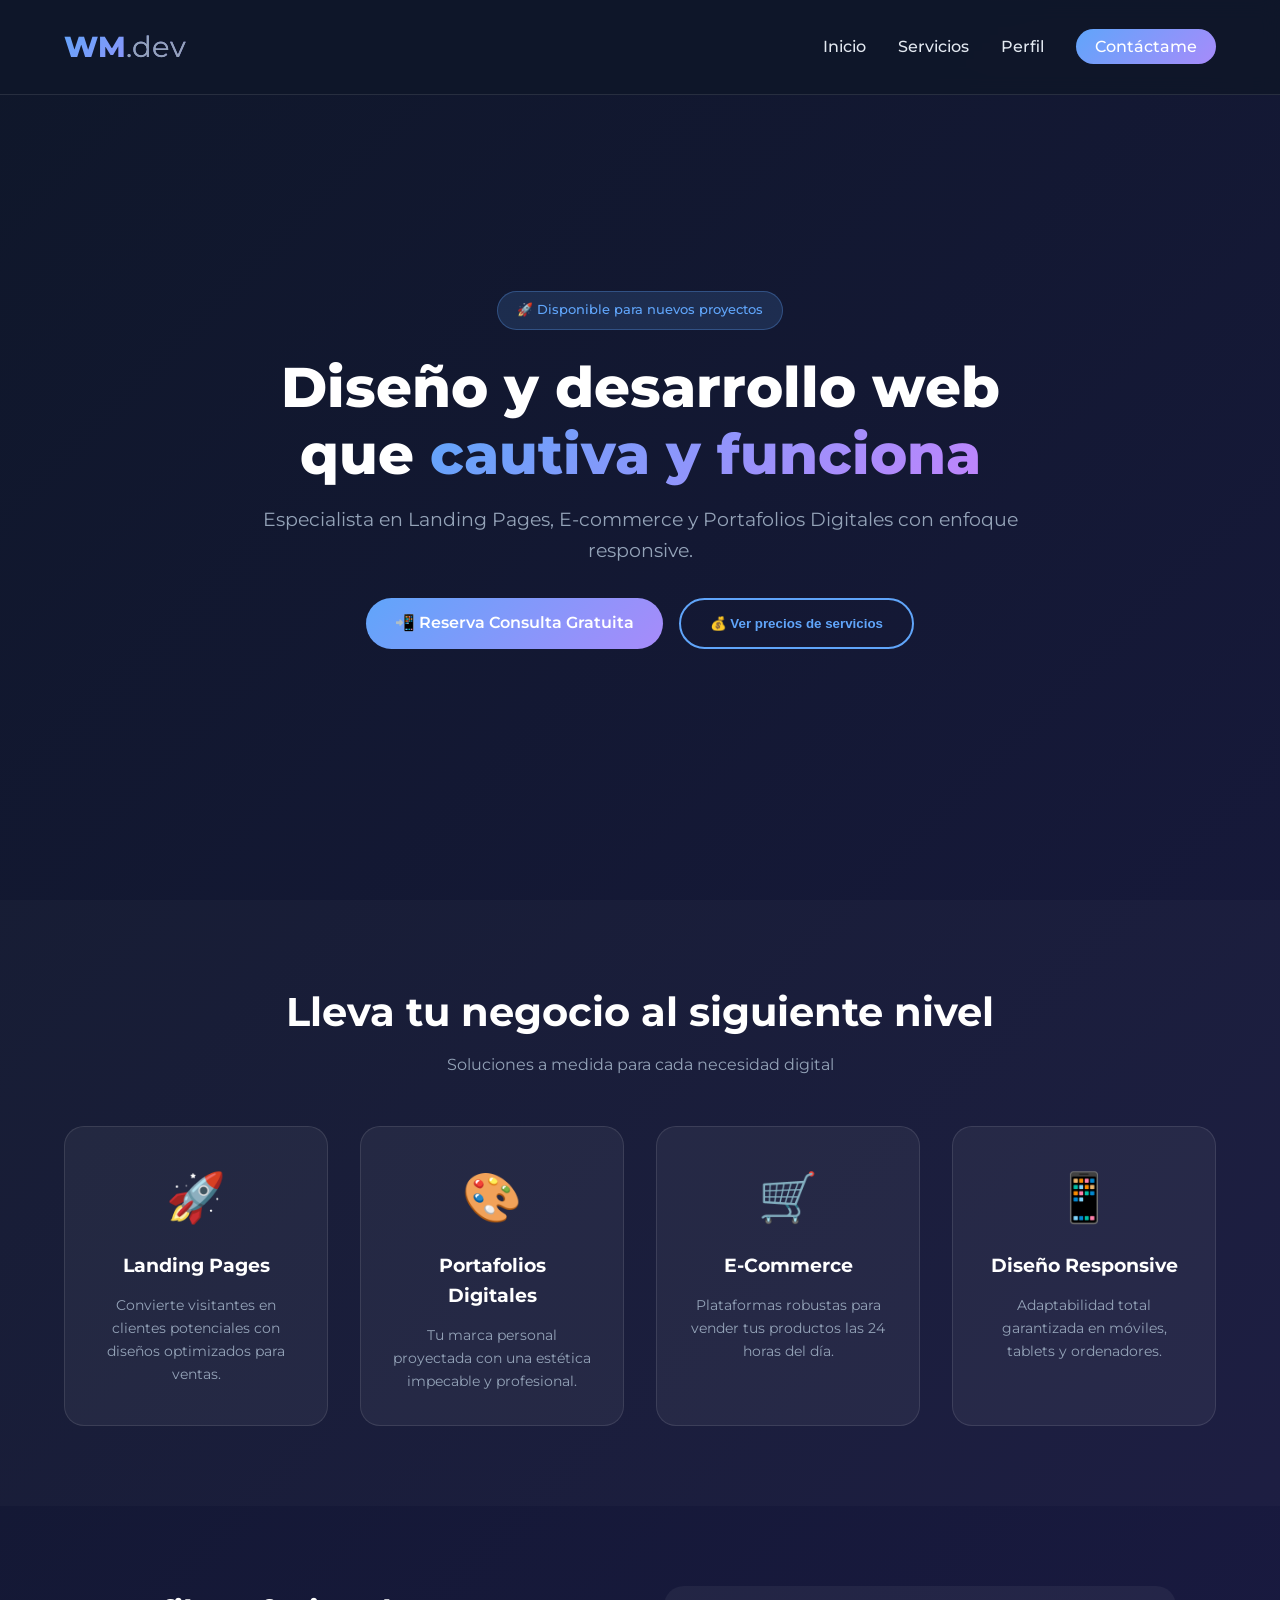
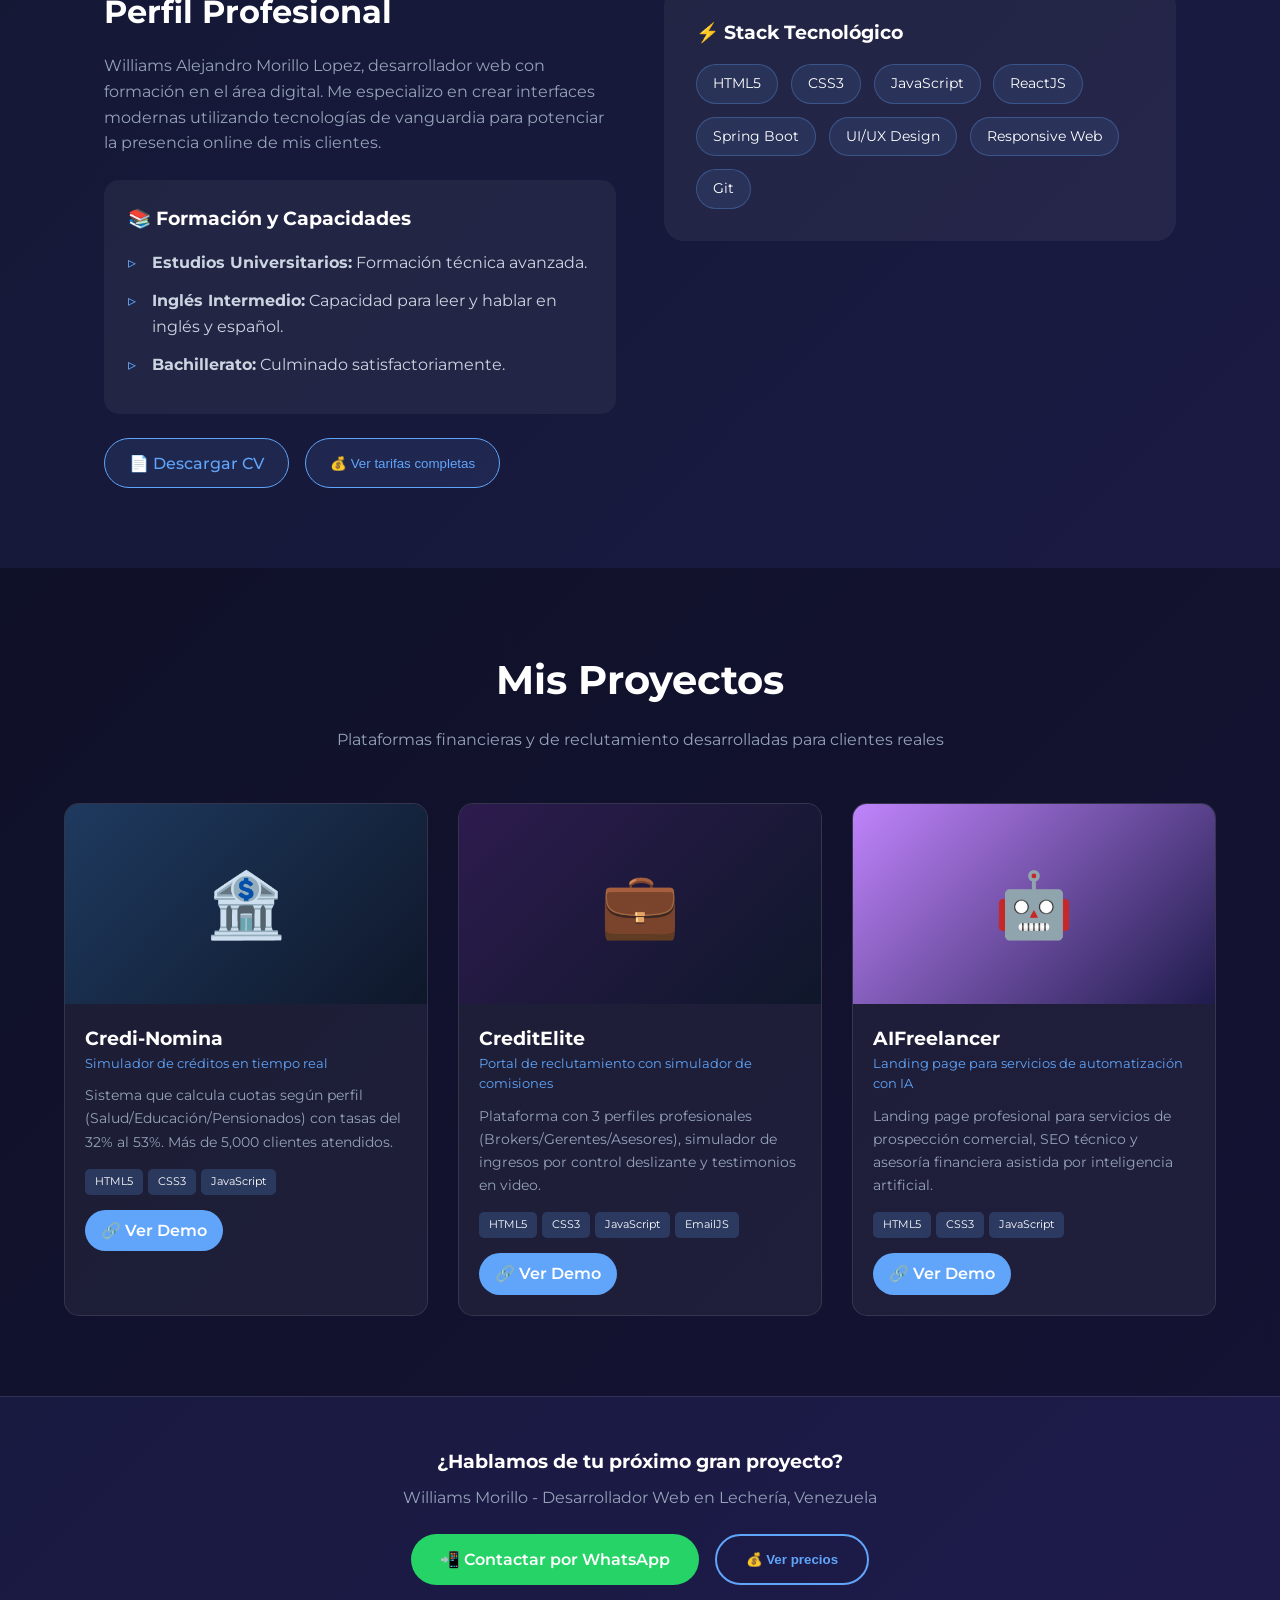
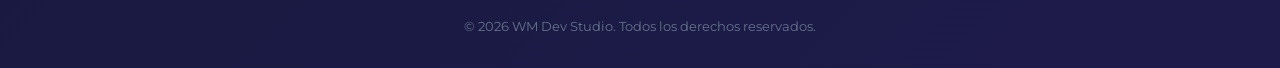
<file: index.html>
<!DOCTYPE html>
<html lang="es">
<head>
    <meta charset="UTF-8">
    <meta name="viewport" content="width=device-width, initial-scale=1.0, user-scalable=yes">
    <title>Williams Morillo | Desarrollador Web Freelance</title>
    <meta name="description" content="Desarrollador web freelance especializado en Landing Pages, E-commerce y Portafolios Digitales. Precios en USD y MXN. Hosting y dominio gratis el primer año.">
    <link rel="preconnect" href="https://fonts.googleapis.com">
    <link rel="preconnect" href="https://fonts.gstatic.com" crossorigin>
    <link href="https://fonts.googleapis.com/css2?family=Montserrat:wght@400;500;600;700;800;900&display=swap" rel="stylesheet">
    <style>
        * {
            margin: 0;
            padding: 0;
            box-sizing: border-box;
        }

        body {
            font-family: 'Montserrat', sans-serif;
            background: linear-gradient(135deg, #0f172a 0%, #1e1b4b 100%);
            color: #fff;
            line-height: 1.6;
            overflow-x: hidden;
        }

        .navbar {
            display: flex;
            justify-content: space-between;
            align-items: center;
            padding: 1.5rem 5%;
            background: rgba(15, 23, 42, 0.95);
            backdrop-filter: blur(10px);
            position: fixed;
            width: 100%;
            top: 0;
            z-index: 1000;
            border-bottom: 1px solid rgba(255,255,255,0.1);
        }

        .logo {
            font-size: 1.8rem;
            font-weight: 800;
            background: linear-gradient(135deg, #60a5fa, #a78bfa);
            -webkit-background-clip: text;
            background-clip: text;
            color: transparent;
        }

        .logo span {
            font-weight: 400;
            color: #94a3b8;
            background: none;
        }

        .nav-links {
            display: flex;
            gap: 2rem;
            list-style: none;
        }

        .nav-links a {
            color: #e2e8f0;
            text-decoration: none;
            font-weight: 500;
            transition: color 0.3s;
        }

        .nav-links a:hover {
            color: #60a5fa;
        }

        .btn-empleo {
            background: linear-gradient(135deg, #60a5fa, #a78bfa);
            padding: 0.5rem 1.2rem;
            border-radius: 50px;
            color: white !important;
        }

        .hero {
            min-height: 100vh;
            display: flex;
            align-items: center;
            justify-content: center;
            text-align: center;
            padding: 120px 5% 80px;
            position: relative;
        }

        .hero-content {
            max-width: 800px;
            margin: 0 auto;
        }

        .badge-tech {
            display: inline-block;
            background: rgba(96, 165, 250, 0.15);
            border: 1px solid rgba(96, 165, 250, 0.3);
            padding: 0.5rem 1.2rem;
            border-radius: 50px;
            font-size: 0.8rem;
            font-weight: 500;
            margin-bottom: 1.5rem;
            color: #60a5fa;
        }

        .hero h1 {
            font-size: clamp(2rem, 5vw, 3.5rem);
            font-weight: 800;
            margin-bottom: 1rem;
            line-height: 1.2;
        }

        .hero h1 span {
            background: linear-gradient(135deg, #60a5fa, #c084fc);
            -webkit-background-clip: text;
            background-clip: text;
            color: transparent;
        }

        .hero-sub {
            font-size: clamp(1rem, 3vw, 1.2rem);
            color: #94a3b8;
            margin-bottom: 2rem;
        }

        .hero-btns {
            display: flex;
            gap: 1rem;
            justify-content: center;
            flex-wrap: wrap;
        }

        .btn-primary, .btn-precios, .btn-precios-modal {
            display: inline-block;
            padding: 0.8rem 1.8rem;
            border-radius: 50px;
            text-decoration: none;
            font-weight: 600;
            transition: all 0.3s;
            cursor: pointer;
        }

        .btn-primary {
            background: linear-gradient(135deg, #60a5fa, #a78bfa);
            color: white;
        }

        .btn-primary:hover {
            transform: translateY(-3px);
            box-shadow: 0 10px 30px rgba(96, 165, 250, 0.3);
        }

        .btn-precios, .btn-precios-modal {
            background: transparent;
            border: 2px solid #60a5fa;
            color: #60a5fa;
        }

        .btn-precios:hover, .btn-precios-modal:hover {
            background: rgba(96, 165, 250, 0.1);
            transform: translateY(-3px);
        }

        .services {
            padding: 80px 5%;
            background: rgba(255,255,255,0.02);
        }

        .section-header {
            text-align: center;
            margin-bottom: 3rem;
        }

        .section-header h2 {
            font-size: clamp(1.8rem, 4vw, 2.5rem);
            margin-bottom: 0.5rem;
        }

        .section-header p {
            color: #94a3b8;
        }

        .services-grid {
            display: grid;
            grid-template-columns: repeat(auto-fit, minmax(250px, 1fr));
            gap: 2rem;
            max-width: 1200px;
            margin: 0 auto;
        }

        .service-card {
            background: rgba(255,255,255,0.05);
            padding: 2rem;
            border-radius: 20px;
            text-align: center;
            transition: all 0.3s;
            border: 1px solid rgba(255,255,255,0.1);
        }

        .service-card:hover {
            transform: translateY(-10px);
            border-color: #60a5fa;
            box-shadow: 0 20px 40px rgba(0,0,0,0.2);
        }

        .icon {
            font-size: 3rem;
            margin-bottom: 1rem;
        }

        .service-card h3 {
            margin-bottom: 0.8rem;
        }

        .service-card p {
            color: #94a3b8;
            font-size: 0.9rem;
        }

        .profile {
            padding: 80px 5%;
            max-width: 1200px;
            margin: 0 auto;
        }

        .profile-container {
            display: grid;
            grid-template-columns: 1fr 1fr;
            gap: 3rem;
            align-items: start;
        }

        .profile-text h2 {
            font-size: 2rem;
            margin-bottom: 1rem;
        }

        .profile-text > p {
            color: #94a3b8;
            margin-bottom: 1.5rem;
        }

        .education-box {
            background: rgba(255,255,255,0.05);
            padding: 1.5rem;
            border-radius: 15px;
            margin: 1.5rem 0;
        }

        .education-box h3 {
            margin-bottom: 1rem;
        }

        .education-box ul {
            list-style: none;
            padding-left: 0;
        }

        .education-box li {
            margin-bottom: 0.8rem;
            padding-left: 1.5rem;
            position: relative;
            color: #cbd5e1;
        }

        .education-box li::before {
            content: "▹";
            position: absolute;
            left: 0;
            color: #60a5fa;
        }

        .download-buttons {
            display: flex;
            gap: 1rem;
            flex-wrap: wrap;
            margin-top: 1.5rem;
        }

        .btn-download {
            background: rgba(96, 165, 250, 0.1);
            border: 1px solid #60a5fa;
            padding: 0.7rem 1.5rem;
            border-radius: 50px;
            text-decoration: none;
            color: #60a5fa;
            font-weight: 500;
            transition: all 0.3s;
        }

        .btn-download:hover {
            background: #60a5fa;
            color: white;
        }

        .skills-box {
            background: rgba(255,255,255,0.05);
            padding: 2rem;
            border-radius: 20px;
        }

        .skills-box h3 {
            margin-bottom: 1rem;
        }

        .skill-tags {
            display: flex;
            flex-wrap: wrap;
            gap: 0.8rem;
        }

        .skill-tags span {
            background: rgba(96, 165, 250, 0.1);
            padding: 0.5rem 1rem;
            border-radius: 50px;
            font-size: 0.85rem;
            border: 1px solid rgba(96, 165, 250, 0.3);
        }

        #proyectos {
            padding: 80px 5%;
            background: rgba(0,0,0,0.3);
        }

        .main-footer {
            text-align: center;
            padding: 50px 5% 30px;
            border-top: 1px solid rgba(255,255,255,0.1);
        }

        .footer-content h3 {
            margin-bottom: 0.5rem;
        }

        .footer-content p {
            color: #94a3b8;
            margin-bottom: 1.5rem;
        }

        .footer-buttons {
            display: flex;
            gap: 1rem;
            justify-content: center;
            flex-wrap: wrap;
        }

        .whatsapp-btn {
            display: inline-flex;
            align-items: center;
            gap: 10px;
            background: #25D366;
            padding: 0.8rem 1.8rem;
            border-radius: 50px;
            text-decoration: none;
            color: white;
            font-weight: 600;
            transition: all 0.3s;
        }

        .whatsapp-btn:hover {
            transform: scale(1.05);
            box-shadow: 0 10px 30px rgba(37, 211, 102, 0.3);
        }

        .copy {
            margin-top: 2rem;
            font-size: 0.8rem;
            color: #64748b;
        }

        /* Modal de Precios */
        .prices-modal {
            display: none;
            position: fixed;
            z-index: 10000;
            left: 0;
            top: 0;
            width: 100%;
            height: 100%;
            background-color: rgba(0,0,0,0.95);
            backdrop-filter: blur(8px);
            overflow-y: auto;
        }

        .prices-modal-content {
            background: linear-gradient(135deg, #0f172a 0%, #1e1b4b 100%);
            margin: 60px auto;
            max-width: 1100px;
            border-radius: 30px;
            border: 1px solid rgba(96, 165, 250, 0.3);
            box-shadow: 0 25px 50px rgba(0,0,0,0.5);
            overflow: hidden;
            position: relative;
        }

        .modal-header {
            display: flex;
            justify-content: space-between;
            align-items: center;
            padding: 20px 30px;
            background: rgba(96, 165, 250, 0.1);
            border-bottom: 1px solid rgba(96, 165, 250, 0.2);
        }

        .modal-header h2 {
            font-size: 1.5rem;
            color: #60a5fa;
        }

        .close-modal-btn {
            font-size: 2rem;
            cursor: pointer;
            color: #94a3b8;
            transition: all 0.3s;
            line-height: 1;
        }

        .close-modal-btn:hover {
            color: #60a5fa;
            transform: scale(1.1);
        }

        .modal-tabs {
            display: flex;
            justify-content: center;
            gap: 15px;
            padding: 20px 30px;
            background: rgba(0,0,0,0.3);
            border-bottom: 1px solid rgba(255,255,255,0.05);
        }

        .modal-tab {
            padding: 8px 25px;
            border-radius: 50px;
            cursor: pointer;
            font-weight: 600;
            transition: all 0.3s;
            color: #94a3b8;
            border: 1px solid transparent;
        }

        .modal-tab.active {
            background: #60a5fa;
            color: white;
        }

        .modal-tab:not(.active):hover {
            border-color: #60a5fa;
            color: #60a5fa;
        }

        .modal-body {
            padding: 30px;
            max-height: 70vh;
            overflow-y: auto;
        }

        /* Estilos dentro del modal */
        .price-category {
            margin-bottom: 40px;
        }

        .price-category h3 {
            font-size: 1.3rem;
            margin-bottom: 20px;
            padding-bottom: 8px;
            border-bottom: 2px solid #60a5fa;
            display: inline-block;
        }

        .price-grid-modal {
            display: grid;
            grid-template-columns: repeat(auto-fit, minmax(250px, 1fr));
            gap: 20px;
        }

        .price-card-modal {
            background: rgba(255,255,255,0.05);
            border-radius: 16px;
            padding: 20px;
            transition: all 0.3s;
            border: 1px solid rgba(255,255,255,0.08);
        }

        .price-card-modal:hover {
            transform: translateY(-5px);
            border-color: rgba(96,165,250,0.4);
            background: rgba(255,255,255,0.08);
        }

        .price-card-modal h4 {
            font-size: 1.1rem;
            color: #60a5fa;
            margin-bottom: 12px;
        }

        .price-amount {
            font-size: 1.8rem;
            font-weight: 800;
            margin: 10px 0;
        }

        .price-note-modal {
            font-size: 0.7rem;
            color: #94a3b8;
            margin-bottom: 12px;
        }

        .price-features {
            list-style: none;
            margin-top: 12px;
        }

        .price-features li {
            padding: 5px 0;
            font-size: 0.8rem;
            color: #cbd5e1;
            display: flex;
            align-items: center;
            gap: 8px;
        }

        .price-features li::before {
            content: "✓";
            color: #60a5fa;
            font-weight: bold;
        }

        .offer-in-modal {
            background: linear-gradient(135deg, rgba(96,165,250,0.1), rgba(167,139,250,0.1));
            border-radius: 16px;
            padding: 20px;
            text-align: center;
            margin-bottom: 30px;
            border: 1px solid rgba(96,165,250,0.3);
        }

        .offer-badge-modal {
            display: inline-block;
            background: #60a5fa;
            color: white;
            padding: 4px 12px;
            border-radius: 50px;
            font-size: 0.7rem;
            font-weight: 600;
            margin-bottom: 10px;
        }

        .terms-modal {
            background: rgba(255,255,255,0.03);
            border-radius: 12px;
            padding: 15px 20px;
            margin-top: 20px;
            font-size: 0.75rem;
            color: #94a3b8;
        }

        .terms-modal h4 {
            color: #60a5fa;
            margin-bottom: 8px;
        }

        .terms-modal ul {
            margin-left: 20px;
        }

        .btn-wa-modal {
            display: inline-block;
            background: #25D366;
            color: white;
            padding: 12px 25px;
            border-radius: 50px;
            text-decoration: none;
            font-weight: 600;
            margin-top: 20px;
            transition: all 0.3s;
        }

        .btn-wa-modal:hover {
            transform: scale(1.02);
            box-shadow: 0 10px 30px rgba(37,211,102,0.3);
        }

        ::-webkit-scrollbar {
            width: 6px;
        }

        ::-webkit-scrollbar-track {
            background: rgba(255,255,255,0.05);
            border-radius: 10px;
        }

        ::-webkit-scrollbar-thumb {
            background: #60a5fa;
            border-radius: 10px;
        }

        @media (max-width: 768px) {
            .navbar { padding: 1rem 5%; }
            .nav-links { gap: 1rem; }
            .nav-links li:not(:last-child) { display: none; }
            .profile-container { grid-template-columns: 1fr; gap: 2rem; }
            .hero-btns { flex-direction: column; align-items: center; }
            .btn-primary, .btn-precios, .btn-precios-modal { width: 100%; max-width: 250px; text-align: center; }
            .prices-modal-content { margin: 30px 15px; }
            .modal-body { padding: 20px; }
            .price-grid-modal { grid-template-columns: 1fr; }
        }
    </style>
</head>
<body>

    <nav class="navbar">
        <div class="logo">WM<span>.dev</span></div>
        <ul class="nav-links">
            <li><a href="#inicio">Inicio</a></li>
            <li><a href="#servicios">Servicios</a></li>
            <li><a href="#perfil">Perfil</a></li>
            <li><a href="https://wa.me/584248548251" target="_blank" class="btn-empleo">Contáctame</a></li>
        </ul>
    </nav>

    <header class="hero" id="inicio">
        <div class="hero-content">
            <span class="badge-tech">🚀 Disponible para nuevos proyectos</span>
            <h1>Diseño y desarrollo web que <span>cautiva y funciona</span></h1>
            <p class="hero-sub">Especialista en Landing Pages, E-commerce y Portafolios Digitales con enfoque responsive.</p>
            <div class="hero-btns">
                <a href="https://wa.me/584248548251" class="btn-primary">📲 Reserva Consulta Gratuita</a>
                <button onclick="openPricesModal()" class="btn-precios-modal">💰 Ver precios de servicios</button>
            </div>
        </div>
    </header>

    <section class="services" id="servicios">
        <div class="section-header">
            <h2>Lleva tu negocio al siguiente nivel</h2>
            <p>Soluciones a medida para cada necesidad digital</p>
        </div>
        <div class="services-grid">
            <div class="service-card"><div class="icon">🚀</div><h3>Landing Pages</h3><p>Convierte visitantes en clientes potenciales con diseños optimizados para ventas.</p></div>
            <div class="service-card"><div class="icon">🎨</div><h3>Portafolios Digitales</h3><p>Tu marca personal proyectada con una estética impecable y profesional.</p></div>
            <div class="service-card"><div class="icon">🛒</div><h3>E-Commerce</h3><p>Plataformas robustas para vender tus productos las 24 horas del día.</p></div>
            <div class="service-card"><div class="icon">📱</div><h3>Diseño Responsive</h3><p>Adaptabilidad total garantizada en móviles, tablets y ordenadores.</p></div>
        </div>
    </section>

    <section class="profile" id="perfil">
        <div class="profile-container">
            <div class="profile-text">
                <h2>Perfil Profesional</h2>
                <p>Williams Alejandro Morillo Lopez, desarrollador web con formación en el área digital. Me especializo en crear interfaces modernas utilizando tecnologías de vanguardia para potenciar la presencia online de mis clientes.</p>
                <div class="education-box">
                    <h3>📚 Formación y Capacidades</h3>
                    <ul>
                        <li><strong>Estudios Universitarios:</strong> Formación técnica avanzada.</li>
                        <li><strong>Inglés Intermedio:</strong> Capacidad para leer y hablar en inglés y español.</li>
                        <li><strong>Bachillerato:</strong> Culminado satisfactoriamente.</li>
                    </ul>
                </div>
                <div class="download-buttons">
                    <a href="cv-williams-morillo.pdf" download="CV-Williams-Morillo.pdf" class="btn-download">📄 Descargar CV</a>
                    <button onclick="openPricesModal()" class="btn-download">💰 Ver tarifas completas</button>
                </div>
            </div>
            <div class="skills-box">
                <h3>⚡ Stack Tecnológico</h3>
                <div class="skill-tags">
                    <span>HTML5</span><span>CSS3</span><span>JavaScript</span>
                    <span>ReactJS</span><span>Spring Boot</span>
                    <span>UI/UX Design</span><span>Responsive Web</span><span>Git</span>
                </div>
            </div>
        </div>
    </section>

   <section id="proyectos">
    <div style="max-width: 1200px; margin: 0 auto;">
        <h2 style="text-align: center; font-size: clamp(1.8rem, 4vw, 2.5rem); margin-bottom: 15px;">Mis Proyectos</h2>
        <p style="text-align: center; color: #94a3b8; margin-bottom: 50px;">Plataformas financieras y de reclutamiento desarrolladas para clientes reales</p>
        <div style="display: grid; grid-template-columns: repeat(auto-fit, minmax(300px, 1fr)); gap: 30px;">
            
            <!-- Proyecto 1: Credi-Nomina -->
            <div style="background: rgba(255,255,255,0.05); border-radius: 15px; overflow: hidden; border: 1px solid rgba(255,255,255,0.1);">
                <div style="height: 200px; background: linear-gradient(135deg, #1e3a5f, #0f172a); display: flex; align-items: center; justify-content: center;">
                    <span style="font-size: 4rem;">🏦</span>
                </div>
                <div style="padding: 20px;">
                    <h3>Credi-Nomina</h3>
                    <p style="color: #60a5fa; font-size: 0.8rem; margin-bottom: 10px;">Simulador de créditos en tiempo real</p>
                    <p style="color: #94a3b8; font-size: 0.9rem;">Sistema que calcula cuotas según perfil (Salud/Educación/Pensionados) con tasas del 32% al 53%. Más de 5,000 clientes atendidos.</p>
                    <div style="margin: 15px 0; display: flex; flex-wrap: wrap; gap: 5px;">
                        <span style="background: rgba(96,165,250,0.2); padding: 4px 10px; border-radius: 5px; font-size: 0.7rem;">HTML5</span>
                        <span style="background: rgba(96,165,250,0.2); padding: 4px 10px; border-radius: 5px; font-size: 0.7rem;">CSS3</span>
                        <span style="background: rgba(96,165,250,0.2); padding: 4px 10px; border-radius: 5px; font-size: 0.7rem;">JavaScript</span>
                    </div>
                    <a href="https://creditosvianomina.com/#inicio" target="_blank" style="background: #60a5fa; color: white; padding: 8px 16px; text-decoration: none; border-radius: 50px; display: inline-block; font-weight: 600;">🔗 Ver Demo</a>
                </div>
            </div>

            <!-- Proyecto 2: CreditElite -->
            <div style="background: rgba(255,255,255,0.05); border-radius: 15px; overflow: hidden; border: 1px solid rgba(255,255,255,0.1);">
                <div style="height: 200px; background: linear-gradient(135deg, #2d1b4e, #0f172a); display: flex; align-items: center; justify-content: center;">
                    <span style="font-size: 4rem;">💼</span>
                </div>
                <div style="padding: 20px;">
                    <h3>CreditElite</h3>
                    <p style="color: #60a5fa; font-size: 0.8rem; margin-bottom: 10px;">Portal de reclutamiento con simulador de comisiones</p>
                    <p style="color: #94a3b8; font-size: 0.9rem;">Plataforma con 3 perfiles profesionales (Brokers/Gerentes/Asesores), simulador de ingresos por control deslizante y testimonios en video.</p>
                    <div style="margin: 15px 0; display: flex; flex-wrap: wrap; gap: 5px;">
                        <span style="background: rgba(96,165,250,0.2); padding: 4px 10px; border-radius: 5px; font-size: 0.7rem;">HTML5</span>
                        <span style="background: rgba(96,165,250,0.2); padding: 4px 10px; border-radius: 5px; font-size: 0.7rem;">CSS3</span>
                        <span style="background: rgba(96,165,250,0.2); padding: 4px 10px; border-radius: 5px; font-size: 0.7rem;">JavaScript</span>
                        <span style="background: rgba(96,165,250,0.2); padding: 4px 10px; border-radius: 5px; font-size: 0.7rem;">EmailJS</span>
                    </div>
                    <a href="https://creditosvianomina.com/empleos/" target="_blank" style="background: #60a5fa; color: white; padding: 8px 16px; text-decoration: none; border-radius: 50px; display: inline-block; font-weight: 600;">🔗 Ver Demo</a>
                </div>
            </div>

            <!-- Proyecto 3: AIFreelancer -->
            <div style="background: rgba(255,255,255,0.05); border-radius: 15px; overflow: hidden; border: 1px solid rgba(255,255,255,0.1);">
                <div style="height: 200px; background: linear-gradient(135deg, #c084fc, #1e1b4b); display: flex; align-items: center; justify-content: center;">
                    <span style="font-size: 4rem;">🤖</span>
                </div>
                <div style="padding: 20px;">
                    <h3>AIFreelancer</h3>
                    <p style="color: #60a5fa; font-size: 0.8rem; margin-bottom: 10px;">Landing page para servicios de automatización con IA</p>
                    <p style="color: #94a3b8; font-size: 0.9rem;">Landing page profesional para servicios de prospección comercial, SEO técnico y asesoría financiera asistida por inteligencia artificial.</p>
                    <div style="margin: 15px 0; display: flex; flex-wrap: wrap; gap: 5px;">
                        <span style="background: rgba(96,165,250,0.2); padding: 4px 10px; border-radius: 5px; font-size: 0.7rem;">HTML5</span>
                        <span style="background: rgba(96,165,250,0.2); padding: 4px 10px; border-radius: 5px; font-size: 0.7rem;">CSS3</span>
                        <span style="background: rgba(96,165,250,0.2); padding: 4px 10px; border-radius: 5px; font-size: 0.7rem;">JavaScript</span>
                    </div>
                    <a href="https://williaml1223.github.io/SEO-B2B/" target="_blank" style="background: #60a5fa; color: white; padding: 8px 16px; text-decoration: none; border-radius: 50px; display: inline-block; font-weight: 600;">🔗 Ver Demo</a>
                </div>
            </div>

        </div>
    </div>
</section>

    <footer class="main-footer">
        <div class="footer-content">
            <h3>¿Hablamos de tu próximo gran proyecto?</h3>
            <p>Williams Morillo - Desarrollador Web en Lechería, Venezuela</p>
            <div class="footer-buttons">
                <a href="https://wa.me/584248548251" class="whatsapp-btn">📲 Contactar por WhatsApp</a>
                <button onclick="openPricesModal()" class="btn-precios-modal" style="background: transparent;">💰 Ver precios</button>
            </div>
        </div>
        <p class="copy">&copy; 2026 WM Dev Studio. Todos los derechos reservados.</p>
    </footer>

    <!-- MODAL DE PRECIOS -->
    <div id="pricesModal" class="prices-modal">
        <div class="prices-modal-content">
            <div class="modal-header">
                <h2>💰 Tarifas 2026</h2>
                <span class="close-modal-btn" onclick="closePricesModal()">&times;</span>
            </div>
            <div class="modal-tabs">
                <button class="modal-tab active" onclick="switchPriceTab('mexico')">🇲🇽 México (MXN)</button>
                <button class="modal-tab" onclick="switchPriceTab('latam')">🌎 Latinoamérica (USD)</button>
            </div>
            <div class="modal-body" id="modalBody">
                <!-- Aquí se cargan los precios dinámicamente -->
            </div>
        </div>
    </div>

    <!-- Modal PDF (para compatibilidad) -->
    <div id="pdfModal" class="modal" style="display: none;">
        <div class="modal-content">
            <span class="close-modal">&times;</span>
            <div class="pdf-container">
                <div class="pdf-loading" id="pdfLoading">
                    <div class="spinner"></div>
                    <p>Cargando PDF... <a id="pdfDownloadLink" href="#" download>descargar</a></p>
                </div>
                <iframe id="pdfFrame" src="" width="100%" height="500px" style="display: none;"></iframe>
            </div>
        </div>
    </div>

    <style>
        .modal {
            display: none;
            position: fixed;
            z-index: 9999;
            left: 0;
            top: 0;
            width: 100%;
            height: 100%;
            background-color: rgba(0,0,0,0.9);
        }
        .modal-content {
            position: relative;
            margin: 5% auto;
            width: 90%;
            max-width: 1000px;
        }
        .close-modal {
            position: absolute;
            right: 20px;
            top: -40px;
            color: white;
            font-size: 35px;
            cursor: pointer;
        }
        .spinner {
            width: 50px;
            height: 50px;
            border: 4px solid #e2e8f0;
            border-top-color: #60a5fa;
            border-radius: 50%;
            margin: 0 auto;
            animation: spin 0.8s linear infinite;
        }
        @keyframes spin {
            to { transform: rotate(360deg); }
        }
    </style>

    <script>
        // Precios México (MXN)
        const mexicoPrices = `
            <div class="offer-in-modal">
                <div class="offer-badge-modal">🎁 OFERTA ESPECIAL</div>
                <div style="font-size: 1.2rem; font-weight: 700; margin-bottom: 8px;">✨ Primer año de Hosting y Dominio GRATIS ✨</div>
                <p style="font-size: 0.85rem; color: #94a3b8;">Al contratar cualquier proyecto con el 50% de anticipo, te regalamos el primer año de hosting y dominio.</p>
            </div>

            <div class="price-category"><h3>📌 Landing Pages & Portafolios</h3><div class="price-grid-modal">
                <div class="price-card-modal"><h4>Landing Page Básica</h4><div class="price-amount">$5,000 MXN</div><div class="price-note-modal">pago único · 9 días</div><ul class="price-features"><li>Diseño personalizado</li><li>5 secciones</li><li>WhatsApp flotante</li></ul></div>
                <div class="price-card-modal"><h4>Landing Page Premium</h4><div class="price-amount">$9,000 MXN</div><div class="price-note-modal">pago único · 12 días</div><ul class="price-features"><li>Diseño 100% personalizado</li><li>8-10 secciones</li><li>SEO optimizado</li></ul></div>
                <div class="price-card-modal"><h4>Portafolio Digital</h4><div class="price-amount">$7,000 MXN</div><div class="price-note-modal">pago único · 10 días</div><ul class="price-features"><li>Galería de proyectos</li><li>Sistema de blog</li><li>SEO técnico</li></ul></div>
            </div></div>

            <div class="price-category"><h3>🛒 E-Commerce</h3><div class="price-grid-modal">
                <div class="price-card-modal"><h4>E-commerce Básico</h4><div class="price-amount">$12,000 MXN</div><div class="price-note-modal">hasta 50 productos · 12 días</div></div>
                <div class="price-card-modal"><h4>E-commerce Profesional</h4><div class="price-amount">$18,000 MXN</div><div class="price-note-modal">hasta 200 productos · 18 días</div></div>
                <div class="price-card-modal"><h4>E-commerce Premium</h4><div class="price-amount">$28,000 MXN</div><div class="price-note-modal">500+ productos · 25 días</div></div>
            </div></div>

            <div class="price-category"><h3>📱 Meta Ads Management</h3><div class="price-grid-modal">
                <div class="price-card-modal"><h4>Plan Básico</h4><div class="price-amount">$9,000 MXN/mes</div><ul class="price-features"><li>1 campaña</li><li>2 posts + 4 reels</li><li>Reporte mensual</li></ul></div>
                <div class="price-card-modal"><h4>Plan Profesional</h4><div class="price-amount">$12,000 MXN/mes</div><ul class="price-features"><li>2 campañas</li><li>Segmentación avanzada</li><li>Asesoría incluida</li></ul></div>
                <div class="price-card-modal"><h4>Plan Premium</h4><div class="price-amount">$15,000 MXN/mes</div><ul class="price-features"><li>3 campañas</li><li>Informe semanal</li><li>Estrategia mensual</li></ul></div>
            </div><div style="font-size:0.7rem; color:#64748b; margin-top:10px;">💰 Presupuesto de anuncios se cobra aparte. Mínimo sugerido $5,000 MXN/mes.</div></div>

            <div class="price-category"><h3>🔧 Mantenimiento Web</h3><div class="price-grid-modal">
                <div class="price-card-modal"><h4>Plan Básico</h4><div class="price-amount">$1,500 MXN/mes</div><ul class="price-features"><li>Seguridad + backups</li><li>Soporte 12 hrs</li></ul></div>
                <div class="price-card-modal"><h4>Plan Profesional</h4><div class="price-amount">$2,500 MXN/mes</div><ul class="price-features"><li>+ Optimización velocidad</li><li>Reporte mensual</li></ul></div>
                <div class="price-card-modal"><h4>Plan Premium</h4><div class="price-amount">$4,000 MXN/mes</div><ul class="price-features"><li>+ Contenido mensual</li><li>Prioridad soporte</li></ul></div>
            </div></div>

            <div class="price-category"><h3>🤖 AIFreelancer</h3><div class="price-grid-modal">
                <div class="price-card-modal"><h4>Auditoría SEO con IA</h4><div class="price-amount">$7,000 MXN</div><div class="price-note-modal">pago único</div></div>
                <div class="price-card-modal"><h4>Automatización Prospección</h4><div class="price-amount">$10,000 MXN</div><div class="price-note-modal">setup único</div></div>
                <div class="price-card-modal"><h4>Consultoría IA Mensual</h4><div class="price-amount">$6,000 MXN/mes</div></div>
            </div></div>

            <div class="terms-modal"><h4>📋 Términos y condiciones</h4><ul><li>50% anticipo para comenzar, 50% al entregar (proyectos únicos).</li><li>Hosting y dominio gratis solo el primer año con anticipo del 50%.</li><li>Pagos vía transferencia, PayPal, Wise o Binance (USDT).</li></ul></div>
            <div style="text-align: center;"><a href="https://wa.me/584248548251" class="btn-wa-modal">📲 Cotizar por WhatsApp</a></div>
        `;

        // Precios Latinoamérica (USD)
        const latamPrices = `
            <div class="offer-in-modal">
                <div class="offer-badge-modal">🎁 OFERTA ESPECIAL</div>
                <div style="font-size: 1.2rem; font-weight: 700; margin-bottom: 8px;">✨ Primer año de Hosting y Dominio GRATIS ✨</div>
                <p style="font-size: 0.85rem; color: #94a3b8;">Al contratar cualquier proyecto con el 50% de anticipo, te regalamos el primer año de hosting y dominio.</p>
            </div>

            <div class="price-category"><h3>📌 Landing Pages & Portafolios</h3><div class="price-grid-modal">
                <div class="price-card-modal"><h4>Landing Page Básica</h4><div class="price-amount">$80 - $150 USD</div><div class="price-note-modal">pago único · 7-9 días</div><ul class="price-features"><li>Diseño personalizado</li><li>5 secciones</li><li>WhatsApp flotante</li></ul></div>
                <div class="price-card-modal"><h4>Landing Page Premium</h4><div class="price-amount">$200 - $300 USD</div><div class="price-note-modal">pago único · 10-12 días</div><ul class="price-features"><li>Diseño 100% personalizado</li><li>8-10 secciones</li><li>SEO optimizado</li></ul></div>
                <div class="price-card-modal"><h4>Portafolio Digital</h4><div class="price-amount">$150 - $250 USD</div><div class="price-note-modal">pago único · 8-10 días</div><ul class="price-features"><li>Galería de proyectos</li><li>Sistema de blog</li><li>SEO técnico</li></ul></div>
            </div></div>

            <div class="price-category"><h3>🛒 E-Commerce</h3><div class="price-grid-modal">
                <div class="price-card-modal"><h4>E-commerce Básico</h4><div class="price-amount">$350 - $500 USD</div><div class="price-note-modal">hasta 50 productos · 10-12 días</div></div>
                <div class="price-card-modal"><h4>E-commerce Profesional</h4><div class="price-amount">$550 - $800 USD</div><div class="price-note-modal">hasta 200 productos · 15-18 días</div></div>
                <div class="price-card-modal"><h4>E-commerce Premium</h4><div class="price-amount">$900 - $1,500 USD</div><div class="price-note-modal">500+ productos · 20-25 días</div></div>
            </div></div>

            <div class="price-category"><h3>📱 Meta Ads Management</h3><div class="price-grid-modal">
                <div class="price-card-modal"><h4>Plan Básico</h4><div class="price-amount">$180 USD/mes</div><ul class="price-features"><li>1 campaña</li><li>2 posts + 4 reels</li><li>Reporte mensual</li></ul></div>
                <div class="price-card-modal"><h4>Plan Profesional</h4><div class="price-amount">$280 USD/mes</div><ul class="price-features"><li>2 campañas</li><li>Segmentación avanzada</li><li>Asesoría incluida</li></ul></div>
                <div class="price-card-modal"><h4>Plan Premium</h4><div class="price-amount">$350 USD/mes</div><ul class="price-features"><li>3 campañas</li><li>Informe semanal</li><li>Estrategia mensual</li></ul></div>
            </div><div style="font-size:0.7rem; color:#64748b; margin-top:10px;">💰 Presupuesto de anuncios se cobra aparte. Mínimo sugerido $100-200 USD/mes.</div></div>

            <div class="price-category"><h3>🔧 Mantenimiento Web</h3><div class="price-grid-modal">
                <div class="price-card-modal"><h4>Plan Básico</h4><div class="price-amount">$30 USD/mes</div><ul class="price-features"><li>Seguridad + backups</li><li>Soporte 12 hrs</li></ul></div>
                <div class="price-card-modal"><h4>Plan Profesional</h4><div class="price-amount">$50 USD/mes</div><ul class="price-features"><li>+ Optimización velocidad</li><li>Reporte mensual</li></ul></div>
                <div class="price-card-modal"><h4>Plan Premium</h4><div class="price-amount">$80 USD/mes</div><ul class="price-features"><li>+ Contenido mensual</li><li>Prioridad soporte</li></ul></div>
            </div></div>

            <div class="price-category"><h3>🤖 AIFreelancer</h3><div class="price-grid-modal">
                <div class="price-card-modal"><h4>Auditoría SEO con IA</h4><div class="price-amount">$150 USD</div><div class="price-note-modal">pago único</div></div>
                <div class="price-card-modal"><h4>Automatización Prospección</h4><div class="price-amount">$200 USD</div><div class="price-note-modal">setup único</div></div>
                <div class="price-card-modal"><h4>Consultoría IA Mensual</h4><div class="price-amount">$120 USD/mes</div></div>
            </div></div>

            <div class="terms-modal"><h4>📋 Términos y condiciones</h4><ul><li>50% anticipo para comenzar, 50% al entregar (proyectos únicos).</li><li>Hosting y dominio gratis solo el primer año con anticipo del 50%.</li><li>Pagos vía PayPal, Wise o Binance (USDT).</li></ul></div>
            <div style="text-align: center;"><a href="https://wa.me/584248548251" class="btn-wa-modal">📲 Cotizar por WhatsApp</a></div>
        `;

        function openPricesModal() {
            document.getElementById('pricesModal').style.display = 'block';
            document.body.style.overflow = 'hidden';
            // Cargar precios de México por defecto
            document.getElementById('modalBody').innerHTML = mexicoPrices;
            // Actualizar estado de pestañas
            document.querySelectorAll('.modal-tab').forEach(tab => tab.classList.remove('active'));
            document.querySelector('.modal-tab:first-child').classList.add('active');
        }

        function closePricesModal() {
            document.getElementById('pricesModal').style.display = 'none';
            document.body.style.overflow = 'auto';
        }

        function switchPriceTab(tab) {
            const modalBody = document.getElementById('modalBody');
            if (tab === 'mexico') {
                modalBody.innerHTML = mexicoPrices;
                document.querySelectorAll('.modal-tab').forEach(btn => btn.classList.remove('active'));
                document.querySelector('.modal-tab:first-child').classList.add('active');
            } else {
                modalBody.innerHTML = latamPrices;
                document.querySelectorAll('.modal-tab').forEach(btn => btn.classList.remove('active'));
                document.querySelector('.modal-tab:last-child').classList.add('active');
            }
        }

        // Cerrar modal al hacer clic fuera
        window.onclick = function(event) {
            const modal = document.getElementById('pricesModal');
            if (event.target === modal) {
                closePricesModal();
            }
        }

        // Funciones PDF (legacy)
        function openPDFModal(pdfUrl, fileName) {
            const modal = document.getElementById('pdfModal');
            const iframe = document.getElementById('pdfFrame');
            const loading = document.getElementById('pdfLoading');
            const downloadLink = document.getElementById('pdfDownloadLink');
            downloadLink.href = pdfUrl;
            downloadLink.download = fileName;
            modal.style.display = 'block';
            iframe.style.display = 'none';
            loading.style.display = 'block';
            iframe.onload = function() { loading.style.display = 'none'; iframe.style.display = 'block'; };
            iframe.onerror = function() { loading.innerHTML = '<div class="spinner"></div><p>⚠️ <a href="' + pdfUrl + '" download="' + fileName + '">Descargar PDF</a></p>'; };
            iframe.src = pdfUrl;
        }

        document.querySelectorAll('.btn-precios, .btn-precios-modal, .btn-download[href*="precios"]').forEach(btn => {
            if (btn.tagName === 'A') {
                btn.addEventListener('click', (e) => {
                    e.preventDefault();
                    openPricesModal();
                });
            }
        });

        document.querySelectorAll('.btn-download[href*="CV"], .btn-download[href*="cv"]').forEach(btn => {
            btn.addEventListener('click', (e) => {
                e.preventDefault();
                const link = document.createElement('a');
                link.href = btn.getAttribute('href');
                link.download = btn.getAttribute('href').split('/').pop();
                document.body.appendChild(link);
                link.click();
                document.body.removeChild(link);
            });
        });

        document.querySelector('.close-modal')?.addEventListener('click', () => {
            document.getElementById('pdfModal').style.display = 'none';
            document.getElementById('pdfFrame').src = '';
        });

        document.querySelectorAll('#proyectos img').forEach(img => {
            img.addEventListener('click', () => {
                const modal = document.createElement('div');
                modal.style.cssText = 'position:fixed;top:0;left:0;width:100%;height:100%;background:rgba(0,0,0,0.95);display:flex;align-items:center;justify-content:center;z-index:9999;cursor:pointer';
                const modalImg = document.createElement('img');
                modalImg.src = img.src;
                modalImg.style.cssText = 'max-width:90%;max-height:90%;border-radius:10px';
                modal.appendChild(modalImg);
                document.body.appendChild(modal);
                modal.addEventListener('click', () => modal.remove());
            });
        });

        document.querySelectorAll('a[href^="#"]').forEach(anchor => {
            anchor.addEventListener('click', function(e) {
                const target = document.querySelector(this.getAttribute('href'));
                if (target) { e.preventDefault(); target.scrollIntoView({ behavior: 'smooth' }); }
            });
        });
    </script>
</body>
</html>
</file>
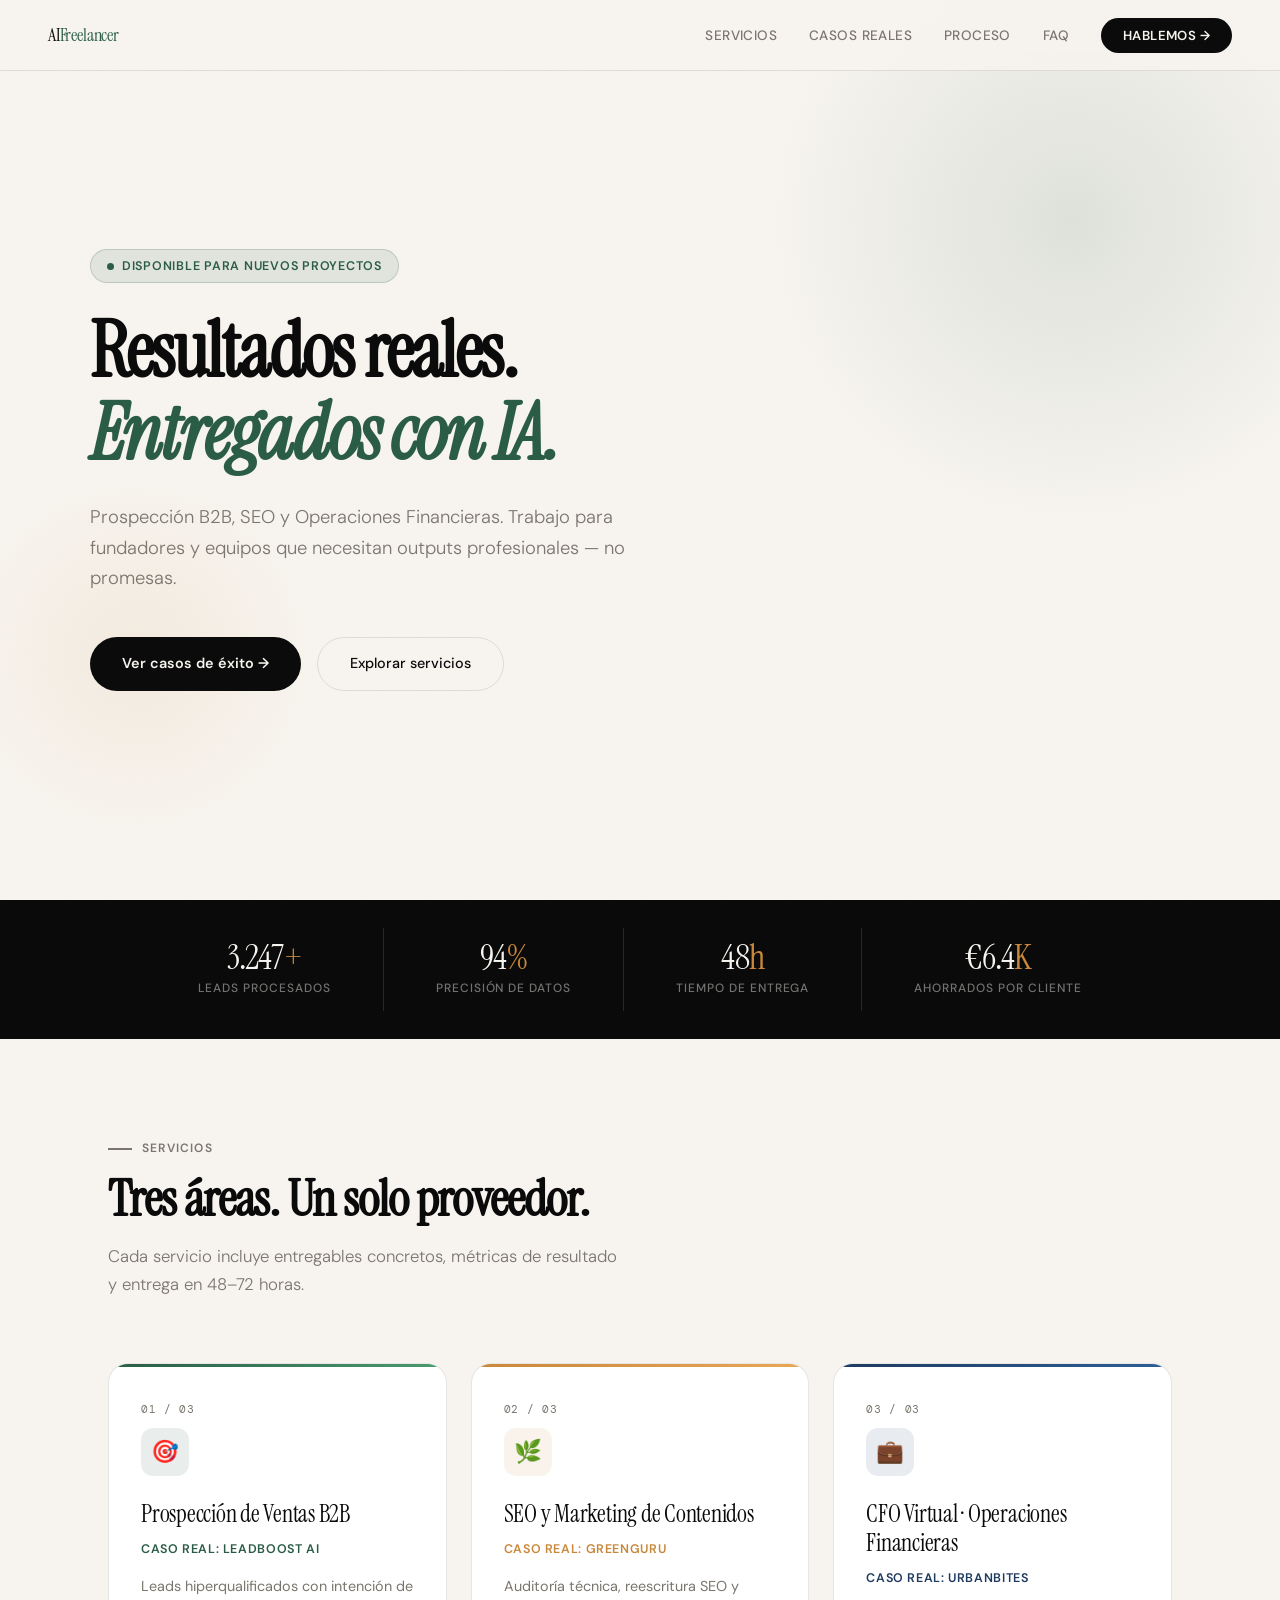
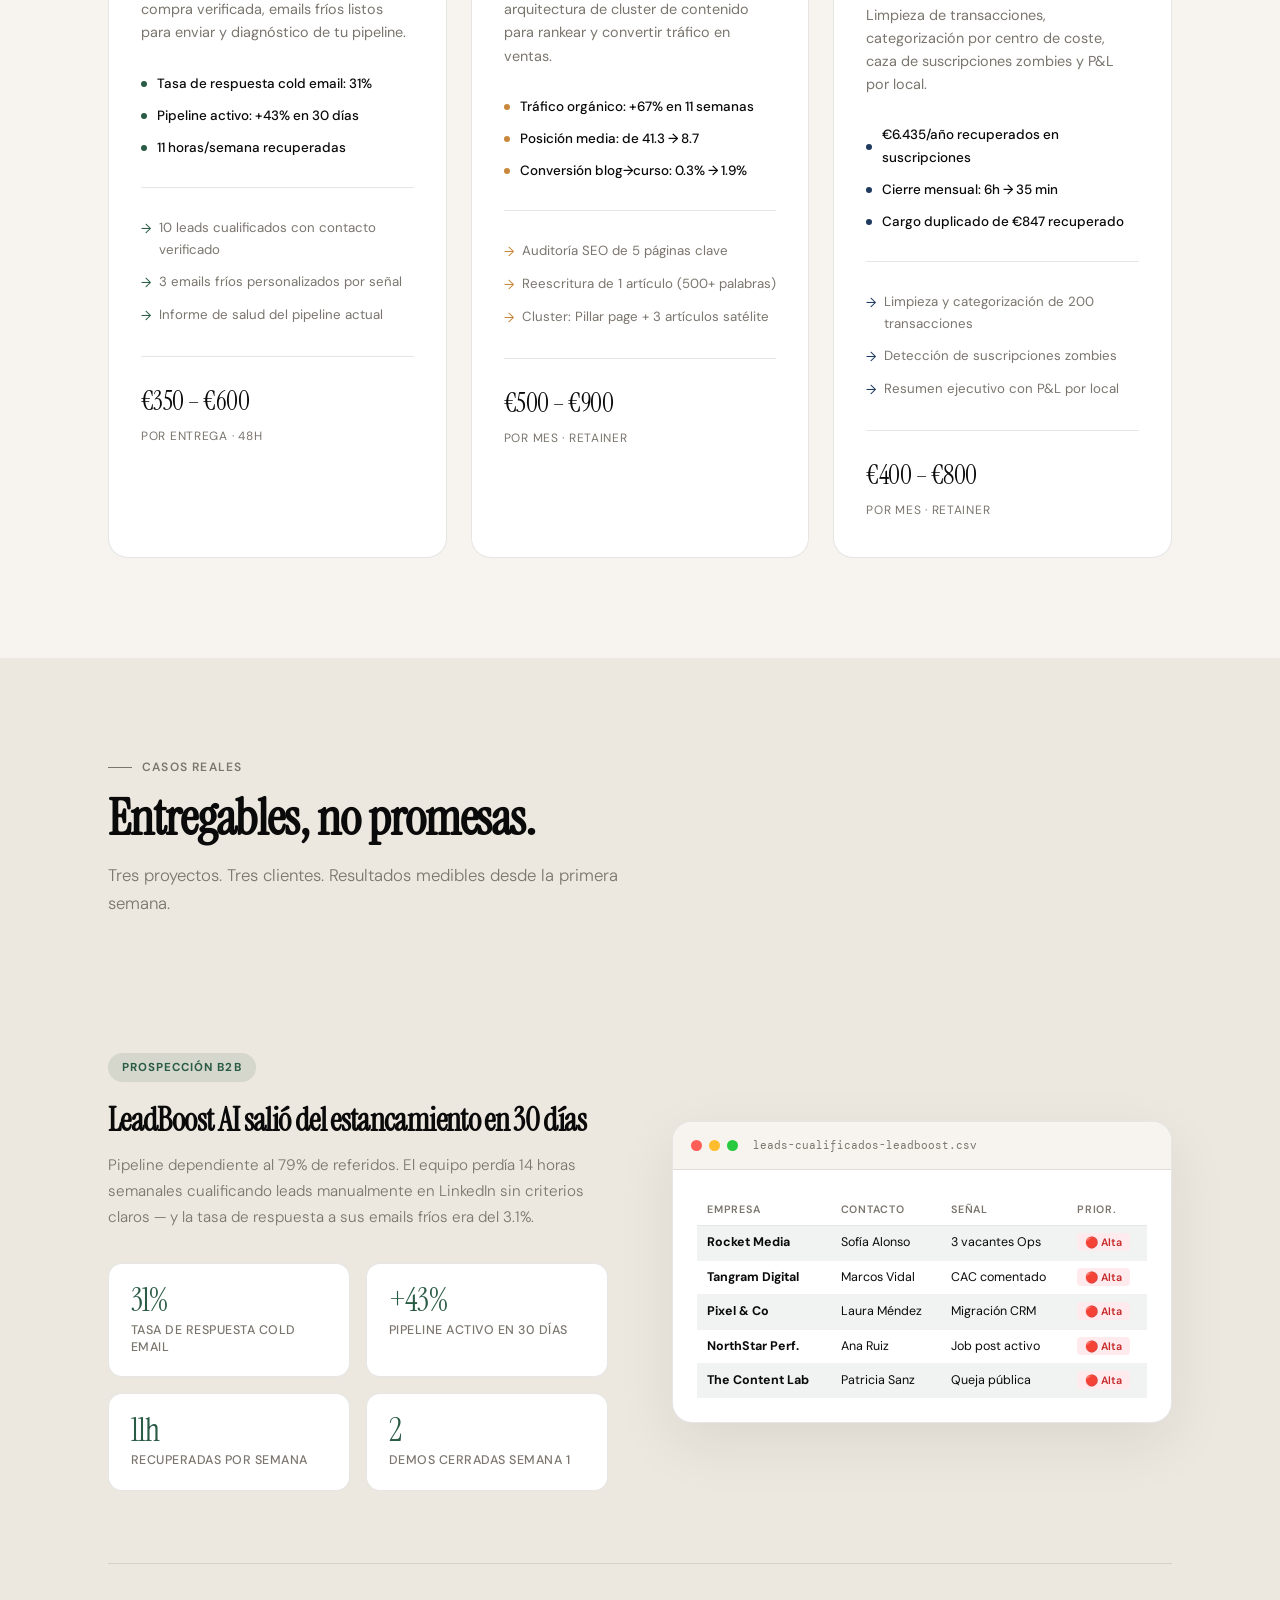
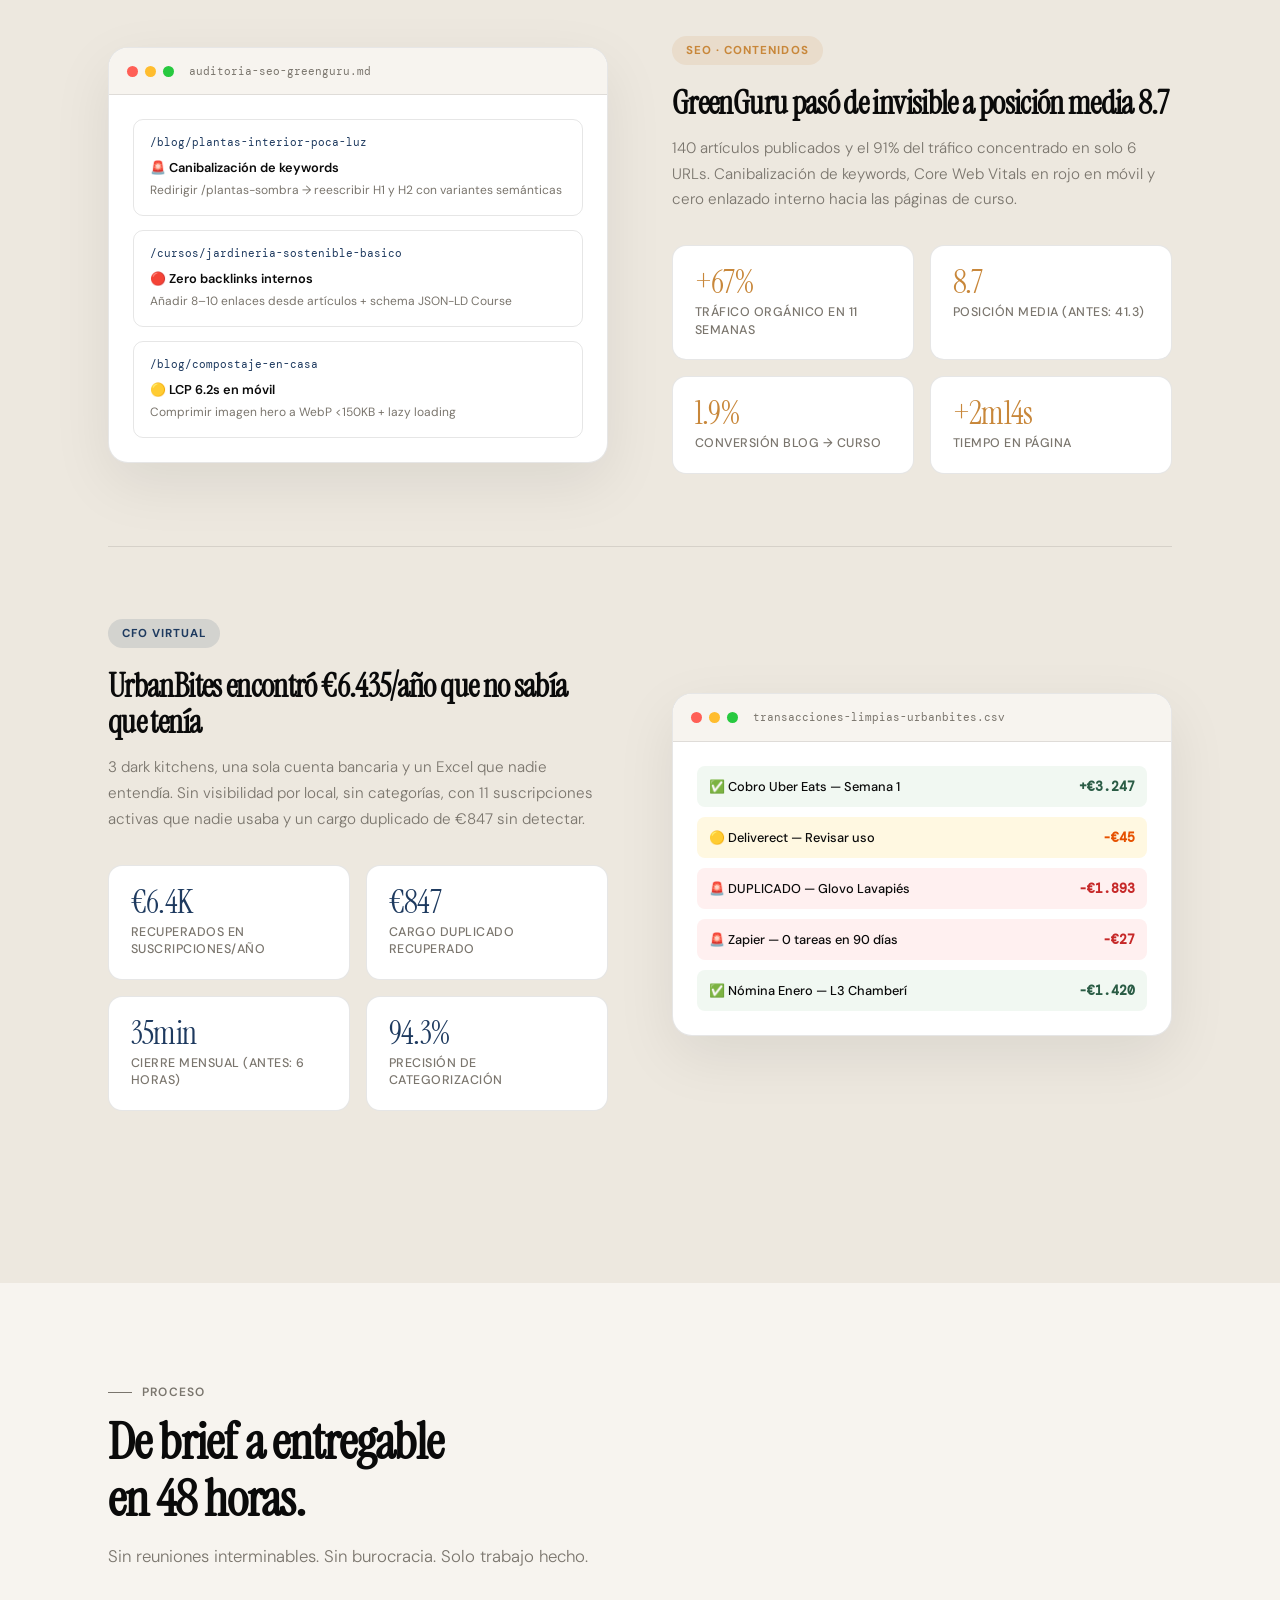
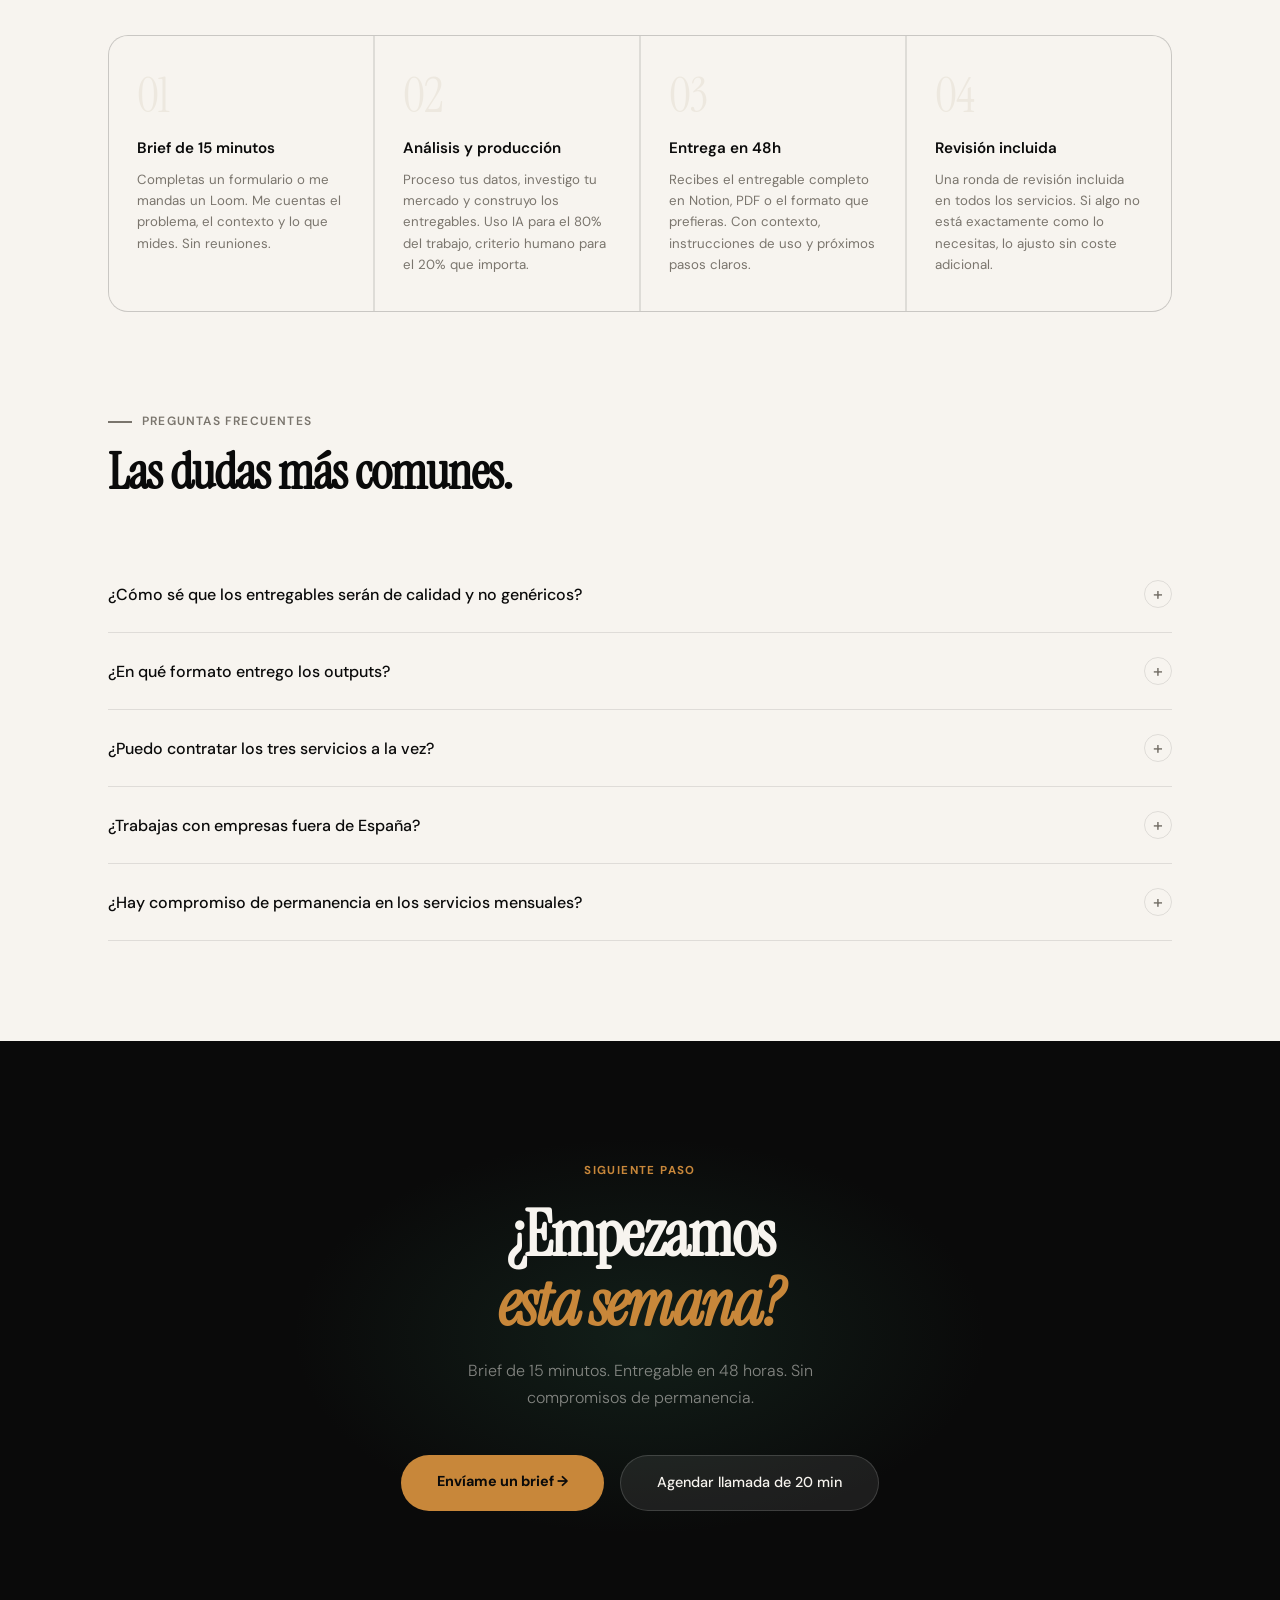
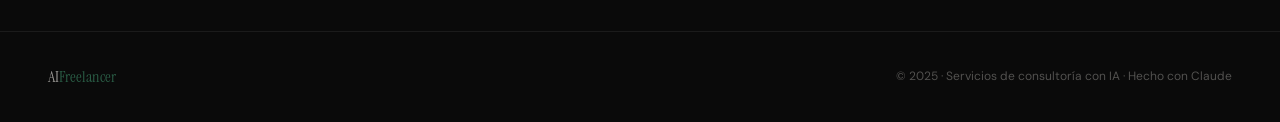
<file: AiFreelancer/AIFREELANCER.html>
<!DOCTYPE html>
<html lang="es">
<head>
<meta charset="UTF-8">
<meta name="viewport" content="width=device-width, initial-scale=1.0">
<title>Portafolio · Servicios con IA</title>
<link rel="preconnect" href="https://fonts.googleapis.com">
<link href="https://fonts.googleapis.com/css2?family=Instrument+Serif:ital@0;1&family=DM+Sans:wght@300;400;500;600&family=DM+Mono:wght@400;500&display=swap" rel="stylesheet">
<style>
  :root {
    --black: #0A0A0A;
    --white: #F7F4EF;
    --cream: #EDE8DF;
    --accent1: #2A5C45; /* verde oscuro */
    --accent2: #C8873A; /* ámbar */
    --accent3: #1E3A5F; /* azul noche */
    --muted: #7A756D;
    --border: rgba(10,10,10,0.10);
    --card-bg: #FFFFFF;
    --tag-bg: rgba(42,92,69,0.10);
  }

  *, *::before, *::after { box-sizing: border-box; margin: 0; padding: 0; }

  html { scroll-behavior: smooth; }

  body {
    background: var(--white);
    color: var(--black);
    font-family: 'DM Sans', sans-serif;
    font-size: 16px;
    line-height: 1.65;
    overflow-x: hidden;
  }

  /* ── NOISE TEXTURE ── */
  body::before {
    content: '';
    position: fixed;
    inset: 0;
    background-image: url("data:image/svg+xml,%3Csvg viewBox='0 0 200 200' xmlns='http://www.w3.org/2000/svg'%3E%3Cfilter id='n'%3E%3CfeTurbulence type='fractalNoise' baseFrequency='0.9' numOctaves='4' stitchTiles='stitch'/%3E%3C/filter%3E%3Crect width='100%25' height='100%25' filter='url(%23n)' opacity='0.035'/%3E%3C/svg%3E");
    background-size: 180px;
    pointer-events: none;
    z-index: 9999;
    opacity: 0.5;
  }

  /* ── NAV ── */
  nav {
    position: fixed;
    top: 0; left: 0; right: 0;
    z-index: 100;
    display: flex;
    align-items: center;
    justify-content: space-between;
    padding: 20px 48px;
    background: rgba(247,244,239,0.85);
    backdrop-filter: blur(14px);
    border-bottom: 1px solid var(--border);
  }

  .nav-logo {
    font-family: 'Instrument Serif', serif;
    font-size: 1.15rem;
    color: var(--black);
    text-decoration: none;
    letter-spacing: -0.01em;
  }

  .nav-logo span { color: var(--accent1); }

  .nav-links {
    display: flex;
    gap: 32px;
    list-style: none;
  }

  .nav-links a {
    font-size: 0.85rem;
    font-weight: 500;
    color: var(--muted);
    text-decoration: none;
    letter-spacing: 0.03em;
    text-transform: uppercase;
    transition: color 0.2s;
  }

  .nav-links a:hover { color: var(--black); }

  .nav-cta {
    background: var(--black);
    color: var(--white) !important;
    padding: 9px 22px;
    border-radius: 100px;
    font-size: 0.82rem !important;
    font-weight: 600 !important;
    transition: background 0.2s, transform 0.15s !important;
  }

  .nav-cta:hover { background: var(--accent1) !important; color: #fff !important; transform: translateY(-1px); }

  /* ── HERO ── */
  .hero {
    min-height: 100vh;
    display: flex;
    align-items: center;
    padding: 120px 48px 80px;
    position: relative;
    overflow: hidden;
  }

  .hero-bg-shape {
    position: absolute;
    top: -10%;
    right: -8%;
    width: 620px;
    height: 620px;
    background: radial-gradient(ellipse at center, rgba(42,92,69,0.12) 0%, transparent 70%);
    border-radius: 50%;
    animation: float 8s ease-in-out infinite;
  }

  .hero-bg-shape2 {
    position: absolute;
    bottom: 5%;
    left: -5%;
    width: 400px;
    height: 400px;
    background: radial-gradient(ellipse at center, rgba(200,135,58,0.09) 0%, transparent 70%);
    border-radius: 50%;
    animation: float 11s ease-in-out infinite reverse;
  }

  @keyframes float {
    0%, 100% { transform: translateY(0px) scale(1); }
    50% { transform: translateY(-24px) scale(1.03); }
  }

  .hero-inner {
    max-width: 1100px;
    margin: 0 auto;
    width: 100%;
    position: relative;
    z-index: 1;
  }

  .hero-badge {
    display: inline-flex;
    align-items: center;
    gap: 8px;
    background: var(--tag-bg);
    color: var(--accent1);
    border: 1px solid rgba(42,92,69,0.20);
    border-radius: 100px;
    padding: 6px 16px;
    font-size: 0.78rem;
    font-weight: 600;
    letter-spacing: 0.06em;
    text-transform: uppercase;
    margin-bottom: 28px;
    animation: fadeUp 0.6s ease both;
  }

  .hero-badge::before {
    content: '';
    width: 7px; height: 7px;
    background: var(--accent1);
    border-radius: 50%;
    animation: pulse 2s infinite;
  }

  @keyframes pulse {
    0%, 100% { opacity: 1; transform: scale(1); }
    50% { opacity: 0.5; transform: scale(1.4); }
  }

  .hero h1 {
    font-family: 'Instrument Serif', serif;
    font-size: clamp(3rem, 6vw, 5.5rem);
    line-height: 1.06;
    letter-spacing: -0.025em;
    color: var(--black);
    margin-bottom: 28px;
    animation: fadeUp 0.7s 0.1s ease both;
  }

  .hero h1 em {
    font-style: italic;
    color: var(--accent1);
  }

  .hero-sub {
    font-size: 1.15rem;
    color: var(--muted);
    max-width: 540px;
    margin-bottom: 44px;
    font-weight: 300;
    animation: fadeUp 0.7s 0.2s ease both;
  }

  .hero-actions {
    display: flex;
    gap: 16px;
    flex-wrap: wrap;
    animation: fadeUp 0.7s 0.3s ease both;
  }

  .btn-primary {
    background: var(--black);
    color: var(--white);
    padding: 14px 32px;
    border-radius: 100px;
    font-size: 0.9rem;
    font-weight: 600;
    text-decoration: none;
    transition: background 0.2s, transform 0.15s;
    display: inline-flex;
    align-items: center;
    gap: 8px;
  }

  .btn-primary:hover { background: var(--accent1); transform: translateY(-2px); }

  .btn-secondary {
    background: transparent;
    color: var(--black);
    padding: 14px 32px;
    border-radius: 100px;
    font-size: 0.9rem;
    font-weight: 500;
    text-decoration: none;
    border: 1.5px solid var(--border);
    transition: border-color 0.2s, background 0.2s, transform 0.15s;
  }

  .btn-secondary:hover { border-color: var(--black); background: var(--cream); transform: translateY(-2px); }

  /* ── STATS STRIP ── */
  .stats-strip {
    background: var(--black);
    padding: 28px 48px;
    display: flex;
    align-items: center;
    justify-content: center;
    gap: 0;
    flex-wrap: wrap;
    overflow: hidden;
  }

  .stat-item {
    display: flex;
    flex-direction: column;
    align-items: center;
    padding: 12px 52px;
    border-right: 1px solid rgba(255,255,255,0.12);
    animation: fadeUp 0.6s ease both;
  }

  .stat-item:last-child { border-right: none; }

  .stat-number {
    font-family: 'Instrument Serif', serif;
    font-size: 2.2rem;
    color: var(--white);
    line-height: 1;
    letter-spacing: -0.02em;
  }

  .stat-number span { color: var(--accent2); }

  .stat-label {
    font-size: 0.75rem;
    color: rgba(247,244,239,0.45);
    text-transform: uppercase;
    letter-spacing: 0.08em;
    margin-top: 4px;
    font-weight: 500;
  }

  /* ── SECTION WRAPPER ── */
  .section {
    padding: 100px 48px;
    max-width: 1160px;
    margin: 0 auto;
  }

  .section-label {
    font-size: 0.75rem;
    font-weight: 600;
    letter-spacing: 0.10em;
    text-transform: uppercase;
    color: var(--muted);
    margin-bottom: 12px;
    display: flex;
    align-items: center;
    gap: 10px;
  }

  .section-label::before {
    content: '';
    width: 24px;
    height: 1.5px;
    background: var(--muted);
    display: inline-block;
  }

  .section-title {
    font-family: 'Instrument Serif', serif;
    font-size: clamp(2rem, 4vw, 3.2rem);
    letter-spacing: -0.02em;
    line-height: 1.1;
    margin-bottom: 16px;
    color: var(--black);
  }

  .section-desc {
    font-size: 1.05rem;
    color: var(--muted);
    max-width: 520px;
    font-weight: 300;
    margin-bottom: 64px;
  }

  /* ── SERVICE CARDS ── */
  .services-grid {
    display: grid;
    grid-template-columns: repeat(3, 1fr);
    gap: 24px;
  }

  .service-card {
    background: var(--card-bg);
    border: 1px solid var(--border);
    border-radius: 20px;
    padding: 36px 32px;
    position: relative;
    overflow: hidden;
    transition: transform 0.3s ease, box-shadow 0.3s ease;
    cursor: default;
  }

  .service-card::before {
    content: '';
    position: absolute;
    top: 0; left: 0; right: 0;
    height: 3px;
    border-radius: 20px 20px 0 0;
    transition: opacity 0.3s;
  }

  .service-card.green::before { background: linear-gradient(90deg, var(--accent1), #4A9B70); }
  .service-card.amber::before { background: linear-gradient(90deg, var(--accent2), #E8A855); }
  .service-card.blue::before  { background: linear-gradient(90deg, var(--accent3), #2E5F96); }

  .service-card:hover {
    transform: translateY(-6px);
    box-shadow: 0 24px 60px rgba(0,0,0,0.10);
  }

  .service-icon {
    width: 48px;
    height: 48px;
    border-radius: 12px;
    display: flex;
    align-items: center;
    justify-content: center;
    font-size: 1.4rem;
    margin-bottom: 24px;
  }

  .service-card.green .service-icon { background: rgba(42,92,69,0.10); }
  .service-card.amber .service-icon { background: rgba(200,135,58,0.10); }
  .service-card.blue  .service-icon { background: rgba(30,58,95,0.10); }

  .service-number {
    font-family: 'DM Mono', monospace;
    font-size: 0.7rem;
    color: var(--muted);
    letter-spacing: 0.06em;
    margin-bottom: 10px;
  }

  .service-name {
    font-family: 'Instrument Serif', serif;
    font-size: 1.5rem;
    color: var(--black);
    margin-bottom: 10px;
    letter-spacing: -0.01em;
    line-height: 1.2;
  }

  .service-client {
    font-size: 0.78rem;
    font-weight: 600;
    letter-spacing: 0.05em;
    text-transform: uppercase;
    margin-bottom: 16px;
  }

  .service-card.green .service-client { color: var(--accent1); }
  .service-card.amber .service-client { color: var(--accent2); }
  .service-card.blue  .service-client { color: var(--accent3); }

  .service-desc {
    font-size: 0.9rem;
    color: var(--muted);
    line-height: 1.6;
    margin-bottom: 28px;
  }

  .service-results {
    display: flex;
    flex-direction: column;
    gap: 10px;
    margin-bottom: 28px;
  }

  .result-pill {
    display: flex;
    align-items: center;
    gap: 10px;
    font-size: 0.84rem;
    font-weight: 500;
    color: var(--black);
  }

  .result-pill .dot {
    width: 6px; height: 6px;
    border-radius: 50%;
    flex-shrink: 0;
  }

  .service-card.green .dot { background: var(--accent1); }
  .service-card.amber .dot { background: var(--accent2); }
  .service-card.blue  .dot { background: var(--accent3); }

  .service-price {
    font-family: 'Instrument Serif', serif;
    font-size: 1.6rem;
    letter-spacing: -0.02em;
    margin-bottom: 4px;
  }

  .service-price-label {
    font-size: 0.75rem;
    color: var(--muted);
    text-transform: uppercase;
    letter-spacing: 0.06em;
  }

  .service-divider {
    height: 1px;
    background: var(--border);
    margin: 24px 0;
  }

  .deliverables {
    list-style: none;
  }

  .deliverables li {
    font-size: 0.83rem;
    color: var(--muted);
    padding: 5px 0;
    display: flex;
    align-items: flex-start;
    gap: 8px;
  }

  .deliverables li::before {
    content: '→';
    flex-shrink: 0;
    margin-top: 1px;
  }

  .service-card.green .deliverables li::before { color: var(--accent1); }
  .service-card.amber .deliverables li::before { color: var(--accent2); }
  .service-card.blue  .deliverables li::before { color: var(--accent3); }

  /* ── CASE STUDIES ── */
  .cases-section {
    background: var(--cream);
    padding: 100px 0;
  }

  .cases-inner {
    max-width: 1160px;
    margin: 0 auto;
    padding: 0 48px;
  }

  .case-block {
    display: grid;
    grid-template-columns: 1fr 1fr;
    gap: 64px;
    align-items: center;
    padding: 72px 0;
    border-bottom: 1px solid var(--border);
  }

  .case-block:last-child { border-bottom: none; }
  .case-block.reverse { direction: rtl; }
  .case-block.reverse > * { direction: ltr; }

  .case-tag {
    display: inline-block;
    font-size: 0.72rem;
    font-weight: 700;
    letter-spacing: 0.09em;
    text-transform: uppercase;
    padding: 5px 14px;
    border-radius: 100px;
    margin-bottom: 20px;
  }

  .case-tag.green { background: rgba(42,92,69,0.12); color: var(--accent1); }
  .case-tag.amber { background: rgba(200,135,58,0.12); color: var(--accent2); }
  .case-tag.blue  { background: rgba(30,58,95,0.12);  color: var(--accent3); }

  .case-title {
    font-family: 'Instrument Serif', serif;
    font-size: 2rem;
    letter-spacing: -0.02em;
    color: var(--black);
    margin-bottom: 14px;
    line-height: 1.15;
  }

  .case-problem {
    font-size: 0.95rem;
    color: var(--muted);
    margin-bottom: 32px;
    font-weight: 300;
    line-height: 1.7;
  }

  .case-metrics {
    display: grid;
    grid-template-columns: 1fr 1fr;
    gap: 16px;
  }

  .metric-box {
    background: var(--card-bg);
    border: 1px solid var(--border);
    border-radius: 14px;
    padding: 20px 22px;
  }

  .metric-value {
    font-family: 'Instrument Serif', serif;
    font-size: 2rem;
    letter-spacing: -0.025em;
    line-height: 1;
    margin-bottom: 6px;
  }

  .metric-value.green { color: var(--accent1); }
  .metric-value.amber { color: var(--accent2); }
  .metric-value.blue  { color: var(--accent3); }

  .metric-desc {
    font-size: 0.78rem;
    color: var(--muted);
    line-height: 1.4;
    text-transform: uppercase;
    letter-spacing: 0.04em;
    font-weight: 500;
  }

  /* Visual mockup panel */
  .case-visual {
    border-radius: 20px;
    overflow: hidden;
    border: 1px solid var(--border);
    background: var(--card-bg);
    box-shadow: 0 20px 60px rgba(0,0,0,0.08);
    position: relative;
  }

  .visual-header {
    display: flex;
    align-items: center;
    gap: 7px;
    padding: 14px 18px;
    border-bottom: 1px solid var(--border);
    background: var(--white);
  }

  .dot-red   { width: 11px; height: 11px; border-radius: 50%; background: #FF5F56; }
  .dot-yellow{ width: 11px; height: 11px; border-radius: 50%; background: #FFBD2E; }
  .dot-green2{ width: 11px; height: 11px; border-radius: 50%; background: #27C93F; }

  .visual-title {
    font-family: 'DM Mono', monospace;
    font-size: 0.7rem;
    color: var(--muted);
    margin-left: 8px;
  }

  .visual-body {
    padding: 24px;
  }

  .mock-table {
    width: 100%;
    border-collapse: collapse;
    font-size: 0.78rem;
  }

  .mock-table th {
    text-align: left;
    padding: 7px 10px;
    font-size: 0.67rem;
    text-transform: uppercase;
    letter-spacing: 0.07em;
    color: var(--muted);
    font-weight: 600;
    border-bottom: 1px solid var(--border);
  }

  .mock-table td {
    padding: 8px 10px;
    border-bottom: 1px solid rgba(0,0,0,0.05);
    color: var(--black);
    vertical-align: top;
    line-height: 1.4;
  }

  .mock-table tr:last-child td { border-bottom: none; }

  .tag-red   { background: #FFEBEE; color: #C62828; font-size: 0.67rem; padding: 2px 8px; border-radius: 4px; font-weight: 600; white-space: nowrap; }
  .tag-green3{ background: #E8F5E9; color: #2E7D32; font-size: 0.67rem; padding: 2px 8px; border-radius: 4px; font-weight: 600; white-space: nowrap; }
  .tag-amber2{ background: #FFF8E1; color: #F57F17; font-size: 0.67rem; padding: 2px 8px; border-radius: 4px; font-weight: 600; white-space: nowrap; }

  .mock-highlight { background: rgba(42,92,69,0.07); }

  /* SEO audit mock */
  .seo-row { display: flex; flex-direction: column; gap: 14px; }
  .seo-item { border: 1px solid var(--border); border-radius: 10px; padding: 14px 16px; }
  .seo-url  { font-family: 'DM Mono', monospace; font-size: 0.68rem; color: var(--accent3); margin-bottom: 5px; }
  .seo-issue{ font-size: 0.8rem; font-weight: 600; color: var(--black); margin-bottom: 3px; }
  .seo-fix  { font-size: 0.75rem; color: var(--muted); }

  /* Finance mock */
  .finance-row { display: flex; flex-direction: column; gap: 10px; }
  .fin-item { display: flex; justify-content: space-between; align-items: center; padding: 10px 12px; border-radius: 8px; }
  .fin-item.ok   { background: #F1F8F2; }
  .fin-item.warn { background: #FFF8E1; }
  .fin-item.bad  { background: #FFF0F0; }
  .fin-label { font-size: 0.8rem; font-weight: 500; color: var(--black); }
  .fin-amount{ font-family: 'DM Mono', monospace; font-size: 0.8rem; font-weight: 600; }
  .fin-item.ok   .fin-amount { color: var(--accent1); }
  .fin-item.warn .fin-amount { color: #E65100; }
  .fin-item.bad  .fin-amount { color: #C62828; }

  /* ── HOW IT WORKS ── */
  .process-grid {
    display: grid;
    grid-template-columns: repeat(4, 1fr);
    gap: 2px;
    background: var(--border);
    border: 1px solid var(--border);
    border-radius: 20px;
    overflow: hidden;
    margin-top: 56px;
  }

  .process-step {
    background: var(--white);
    padding: 36px 28px;
    position: relative;
  }

  .step-num {
    font-family: 'Instrument Serif', serif;
    font-size: 3rem;
    color: var(--cream);
    line-height: 1;
    margin-bottom: 16px;
    letter-spacing: -0.03em;
  }

  .step-title {
    font-size: 0.95rem;
    font-weight: 600;
    color: var(--black);
    margin-bottom: 8px;
  }

  .step-desc {
    font-size: 0.83rem;
    color: var(--muted);
    line-height: 1.6;
  }

  /* ── FAQ ── */
  .faq-list { display: flex; flex-direction: column; gap: 0; margin-top: 56px; }

  .faq-item {
    border-bottom: 1px solid var(--border);
    overflow: hidden;
  }

  .faq-question {
    width: 100%;
    background: none;
    border: none;
    padding: 24px 0;
    text-align: left;
    font-family: 'DM Sans', sans-serif;
    font-size: 1rem;
    font-weight: 500;
    color: var(--black);
    cursor: pointer;
    display: flex;
    justify-content: space-between;
    align-items: center;
    gap: 16px;
    transition: color 0.2s;
  }

  .faq-question:hover { color: var(--accent1); }

  .faq-icon {
    width: 28px;
    height: 28px;
    border-radius: 50%;
    border: 1.5px solid var(--border);
    display: flex;
    align-items: center;
    justify-content: center;
    flex-shrink: 0;
    font-size: 1.1rem;
    color: var(--muted);
    transition: transform 0.3s, background 0.2s;
  }

  .faq-item.open .faq-icon {
    transform: rotate(45deg);
    background: var(--accent1);
    border-color: var(--accent1);
    color: white;
  }

  .faq-answer {
    font-size: 0.92rem;
    color: var(--muted);
    line-height: 1.7;
    max-height: 0;
    overflow: hidden;
    transition: max-height 0.4s ease, padding 0.3s;
    padding: 0;
  }

  .faq-item.open .faq-answer {
    max-height: 300px;
    padding-bottom: 24px;
  }

  /* ── CTA FINAL ── */
  .cta-section {
    background: var(--black);
    padding: 120px 48px;
    text-align: center;
    position: relative;
    overflow: hidden;
  }

  .cta-section::before {
    content: '';
    position: absolute;
    top: 50%; left: 50%;
    transform: translate(-50%, -50%);
    width: 700px;
    height: 400px;
    background: radial-gradient(ellipse, rgba(42,92,69,0.25) 0%, transparent 70%);
    pointer-events: none;
  }

  .cta-inner { position: relative; z-index: 1; }

  .cta-label {
    font-size: 0.72rem;
    font-weight: 700;
    letter-spacing: 0.12em;
    text-transform: uppercase;
    color: var(--accent2);
    margin-bottom: 20px;
  }

  .cta-title {
    font-family: 'Instrument Serif', serif;
    font-size: clamp(2.2rem, 5vw, 4rem);
    color: var(--white);
    line-height: 1.08;
    letter-spacing: -0.025em;
    margin-bottom: 20px;
  }

  .cta-title em { color: var(--accent2); font-style: italic; }

  .cta-sub {
    font-size: 1rem;
    color: rgba(247,244,239,0.5);
    margin-bottom: 44px;
    max-width: 440px;
    margin-left: auto;
    margin-right: auto;
    font-weight: 300;
  }

  .cta-buttons { display: flex; gap: 16px; justify-content: center; flex-wrap: wrap; }

  .btn-cta-main {
    background: var(--accent2);
    color: var(--black);
    padding: 15px 36px;
    border-radius: 100px;
    font-size: 0.9rem;
    font-weight: 700;
    text-decoration: none;
    transition: background 0.2s, transform 0.15s;
  }

  .btn-cta-main:hover { background: #D99840; transform: translateY(-2px); }

  .btn-cta-sec {
    background: rgba(255,255,255,0.08);
    color: var(--white);
    padding: 15px 36px;
    border-radius: 100px;
    font-size: 0.9rem;
    font-weight: 500;
    text-decoration: none;
    border: 1px solid rgba(255,255,255,0.15);
    transition: background 0.2s, transform 0.15s;
  }

  .btn-cta-sec:hover { background: rgba(255,255,255,0.14); transform: translateY(-2px); }

  /* ── FOOTER ── */
  footer {
    background: var(--black);
    border-top: 1px solid rgba(255,255,255,0.07);
    padding: 32px 48px;
    display: flex;
    align-items: center;
    justify-content: space-between;
    flex-wrap: wrap;
    gap: 16px;
  }

  .footer-logo {
    font-family: 'Instrument Serif', serif;
    font-size: 1rem;
    color: rgba(247,244,239,0.6);
  }

  .footer-logo span { color: var(--accent1); }

  .footer-copy {
    font-size: 0.75rem;
    color: rgba(247,244,239,0.3);
  }

  /* ── ANIMATIONS ── */
  @keyframes fadeUp {
    from { opacity: 0; transform: translateY(22px); }
    to   { opacity: 1; transform: translateY(0); }
  }

  .reveal {
    opacity: 0;
    transform: translateY(28px);
    transition: opacity 0.6s ease, transform 0.6s ease;
  }

  .reveal.visible {
    opacity: 1;
    transform: translateY(0);
  }

  /* ── RESPONSIVE ── */
  @media (max-width: 900px) {
    nav { padding: 18px 24px; }
    .nav-links { display: none; }
    .hero { padding: 110px 24px 60px; }
    .section { padding: 72px 24px; }
    .services-grid { grid-template-columns: 1fr; }
    .case-block { grid-template-columns: 1fr; gap: 40px; }
    .case-block.reverse { direction: ltr; }
    .process-grid { grid-template-columns: 1fr 1fr; }
    .stats-strip { padding: 24px; }
    .stat-item { padding: 12px 24px; }
    .cases-inner { padding: 0 24px; }
    .cta-section { padding: 80px 24px; }
    footer { padding: 24px; }
  }
</style>
</head>
<body>

<!-- NAV -->
<nav>
  <a href="#" class="nav-logo">AI<span>Freelancer</span></a>
  <ul class="nav-links">
    <li><a href="#servicios">Servicios</a></li>
    <li><a href="#casos">Casos reales</a></li>
    <li><a href="#proceso">Proceso</a></li>
    <li><a href="#faq">FAQ</a></li>
    <li><a href="#contacto" class="nav-cta">Hablemos →</a></li>
  </ul>
</nav>

<!-- HERO -->
<section class="hero">
  <div class="hero-bg-shape"></div>
  <div class="hero-bg-shape2"></div>
  <div class="hero-inner">
    <div class="hero-badge">Disponible para nuevos proyectos</div>
    <h1>Resultados reales.<br><em>Entregados con IA.</em></h1>
    <p class="hero-sub">Prospección B2B, SEO y Operaciones Financieras. Trabajo para fundadores y equipos que necesitan outputs profesionales — no promesas.</p>
    <div class="hero-actions">
      <a href="#casos" class="btn-primary">Ver casos de éxito →</a>
      <a href="#servicios" class="btn-secondary">Explorar servicios</a>
    </div>
  </div>
</section>

<!-- STATS -->
<div class="stats-strip">
  <div class="stat-item">
    <div class="stat-number">3.247<span>+</span></div>
    <div class="stat-label">Leads procesados</div>
  </div>
  <div class="stat-item">
    <div class="stat-number">94<span>%</span></div>
    <div class="stat-label">Precisión de datos</div>
  </div>
  <div class="stat-item">
    <div class="stat-number">48<span>h</span></div>
    <div class="stat-label">Tiempo de entrega</div>
  </div>
  <div class="stat-item">
    <div class="stat-number">€6.4<span>K</span></div>
    <div class="stat-label">Ahorrados por cliente</div>
  </div>
</div>

<!-- SERVICIOS -->
<section class="section" id="servicios">
  <div class="section-label">Servicios</div>
  <h2 class="section-title">Tres áreas. Un solo proveedor.</h2>
  <p class="section-desc">Cada servicio incluye entregables concretos, métricas de resultado y entrega en 48–72 horas.</p>

  <div class="services-grid">

    <!-- S1 -->
    <div class="service-card green reveal">
      <div class="service-number">01 / 03</div>
      <div class="service-icon">🎯</div>
      <div class="service-name">Prospección de Ventas B2B</div>
      <div class="service-client">Caso real: LeadBoost AI</div>
      <p class="service-desc">Leads hiperqualificados con intención de compra verificada, emails fríos listos para enviar y diagnóstico de tu pipeline.</p>
      <div class="service-results">
        <div class="result-pill"><span class="dot"></span>Tasa de respuesta cold email: 31%</div>
        <div class="result-pill"><span class="dot"></span>Pipeline activo: +43% en 30 días</div>
        <div class="result-pill"><span class="dot"></span>11 horas/semana recuperadas</div>
      </div>
      <div class="service-divider"></div>
      <ul class="deliverables">
        <li>10 leads cualificados con contacto verificado</li>
        <li>3 emails fríos personalizados por señal</li>
        <li>Informe de salud del pipeline actual</li>
      </ul>
      <div class="service-divider"></div>
      <div class="service-price">€350 – €600</div>
      <div class="service-price-label">por entrega · 48h</div>
    </div>

    <!-- S2 -->
    <div class="service-card amber reveal">
      <div class="service-number">02 / 03</div>
      <div class="service-icon">🌿</div>
      <div class="service-name">SEO y Marketing de Contenidos</div>
      <div class="service-client">Caso real: GreenGuru</div>
      <p class="service-desc">Auditoría técnica, reescritura SEO y arquitectura de cluster de contenido para rankear y convertir tráfico en ventas.</p>
      <div class="service-results">
        <div class="result-pill"><span class="dot"></span>Tráfico orgánico: +67% en 11 semanas</div>
        <div class="result-pill"><span class="dot"></span>Posición media: de 41.3 → 8.7</div>
        <div class="result-pill"><span class="dot"></span>Conversión blog→curso: 0.3% → 1.9%</div>
      </div>
      <div class="service-divider"></div>
      <ul class="deliverables">
        <li>Auditoría SEO de 5 páginas clave</li>
        <li>Reescritura de 1 artículo (500+ palabras)</li>
        <li>Cluster: Pillar page + 3 artículos satélite</li>
      </ul>
      <div class="service-divider"></div>
      <div class="service-price">€500 – €900</div>
      <div class="service-price-label">por mes · retainer</div>
    </div>

    <!-- S3 -->
    <div class="service-card blue reveal">
      <div class="service-number">03 / 03</div>
      <div class="service-icon">💼</div>
      <div class="service-name">CFO Virtual · Operaciones Financieras</div>
      <div class="service-client">Caso real: UrbanBites</div>
      <p class="service-desc">Limpieza de transacciones, categorización por centro de coste, caza de suscripciones zombies y P&L por local.</p>
      <div class="service-results">
        <div class="result-pill"><span class="dot"></span>€6.435/año recuperados en suscripciones</div>
        <div class="result-pill"><span class="dot"></span>Cierre mensual: 6h → 35 min</div>
        <div class="result-pill"><span class="dot"></span>Cargo duplicado de €847 recuperado</div>
      </div>
      <div class="service-divider"></div>
      <ul class="deliverables">
        <li>Limpieza y categorización de 200 transacciones</li>
        <li>Detección de suscripciones zombies</li>
        <li>Resumen ejecutivo con P&L por local</li>
      </ul>
      <div class="service-divider"></div>
      <div class="service-price">€400 – €800</div>
      <div class="service-price-label">por mes · retainer</div>
    </div>

  </div>
</section>

<!-- CASOS DE ÉXITO -->
<div class="cases-section" id="casos">
  <div class="cases-inner">

    <div class="section-label">Casos reales</div>
    <h2 class="section-title">Entregables, no promesas.</h2>
    <p class="section-desc">Tres proyectos. Tres clientes. Resultados medibles desde la primera semana.</p>

    <!-- CASO 1 -->
    <div class="case-block reveal">
      <div class="case-content">
        <div class="case-tag green">Prospección B2B</div>
        <h3 class="case-title">LeadBoost AI salió del estancamiento en 30 días</h3>
        <p class="case-problem">Pipeline dependiente al 79% de referidos. El equipo perdía 14 horas semanales cualificando leads manualmente en LinkedIn sin criterios claros — y la tasa de respuesta a sus emails fríos era del 3.1%.</p>
        <div class="case-metrics">
          <div class="metric-box">
            <div class="metric-value green">31%</div>
            <div class="metric-desc">Tasa de respuesta cold email</div>
          </div>
          <div class="metric-box">
            <div class="metric-value green">+43%</div>
            <div class="metric-desc">Pipeline activo en 30 días</div>
          </div>
          <div class="metric-box">
            <div class="metric-value green">11h</div>
            <div class="metric-desc">Recuperadas por semana</div>
          </div>
          <div class="metric-box">
            <div class="metric-value green">2</div>
            <div class="metric-desc">Demos cerradas semana 1</div>
          </div>
        </div>
      </div>
      <div class="case-visual">
        <div class="visual-header">
          <div class="dot-red"></div><div class="dot-yellow"></div><div class="dot-green2"></div>
          <span class="visual-title">leads-cualificados-leadboost.csv</span>
        </div>
        <div class="visual-body">
          <table class="mock-table">
            <thead>
              <tr>
                <th>Empresa</th>
                <th>Contacto</th>
                <th>Señal</th>
                <th>Prior.</th>
              </tr>
            </thead>
            <tbody>
              <tr class="mock-highlight">
                <td><strong>Rocket Media</strong></td>
                <td>Sofía Alonso</td>
                <td>3 vacantes Ops</td>
                <td><span class="tag-red">🔴 Alta</span></td>
              </tr>
              <tr>
                <td><strong>Tangram Digital</strong></td>
                <td>Marcos Vidal</td>
                <td>CAC comentado</td>
                <td><span class="tag-red">🔴 Alta</span></td>
              </tr>
              <tr class="mock-highlight">
                <td><strong>Pixel & Co</strong></td>
                <td>Laura Méndez</td>
                <td>Migración CRM</td>
                <td><span class="tag-red">🔴 Alta</span></td>
              </tr>
              <tr>
                <td><strong>NorthStar Perf.</strong></td>
                <td>Ana Ruiz</td>
                <td>Job post activo</td>
                <td><span class="tag-red">🔴 Alta</span></td>
              </tr>
              <tr class="mock-highlight">
                <td><strong>The Content Lab</strong></td>
                <td>Patricia Sanz</td>
                <td>Queja pública</td>
                <td><span class="tag-red">🔴 Alta</span></td>
              </tr>
            </tbody>
          </table>
        </div>
      </div>
    </div>

    <!-- CASO 2 -->
    <div class="case-block reverse reveal">
      <div class="case-content">
        <div class="case-tag amber">SEO · Contenidos</div>
        <h3 class="case-title">GreenGuru pasó de invisible a posición media 8.7</h3>
        <p class="case-problem">140 artículos publicados y el 91% del tráfico concentrado en solo 6 URLs. Canibalización de keywords, Core Web Vitals en rojo en móvil y cero enlazado interno hacia las páginas de curso.</p>
        <div class="case-metrics">
          <div class="metric-box">
            <div class="metric-value amber">+67%</div>
            <div class="metric-desc">Tráfico orgánico en 11 semanas</div>
          </div>
          <div class="metric-box">
            <div class="metric-value amber">8.7</div>
            <div class="metric-desc">Posición media (antes: 41.3)</div>
          </div>
          <div class="metric-box">
            <div class="metric-value amber">1.9%</div>
            <div class="metric-desc">Conversión blog → curso</div>
          </div>
          <div class="metric-box">
            <div class="metric-value amber">+2m14s</div>
            <div class="metric-desc">Tiempo en página</div>
          </div>
        </div>
      </div>
      <div class="case-visual">
        <div class="visual-header">
          <div class="dot-red"></div><div class="dot-yellow"></div><div class="dot-green2"></div>
          <span class="visual-title">auditoria-seo-greenguru.md</span>
        </div>
        <div class="visual-body">
          <div class="seo-row">
            <div class="seo-item">
              <div class="seo-url">/blog/plantas-interior-poca-luz</div>
              <div class="seo-issue">🚨 Canibalización de keywords</div>
              <div class="seo-fix">Redirigir /plantas-sombra → reescribir H1 y H2 con variantes semánticas</div>
            </div>
            <div class="seo-item">
              <div class="seo-url">/cursos/jardineria-sostenible-basico</div>
              <div class="seo-issue">🔴 Zero backlinks internos</div>
              <div class="seo-fix">Añadir 8–10 enlaces desde artículos + schema JSON-LD Course</div>
            </div>
            <div class="seo-item">
              <div class="seo-url">/blog/compostaje-en-casa</div>
              <div class="seo-issue">🟡 LCP 6.2s en móvil</div>
              <div class="seo-fix">Comprimir imagen hero a WebP &lt;150KB + lazy loading</div>
            </div>
          </div>
        </div>
      </div>
    </div>

    <!-- CASO 3 -->
    <div class="case-block reveal">
      <div class="case-content">
        <div class="case-tag blue">CFO Virtual</div>
        <h3 class="case-title">UrbanBites encontró €6.435/año que no sabía que tenía</h3>
        <p class="case-problem">3 dark kitchens, una sola cuenta bancaria y un Excel que nadie entendía. Sin visibilidad por local, sin categorías, con 11 suscripciones activas que nadie usaba y un cargo duplicado de €847 sin detectar.</p>
        <div class="case-metrics">
          <div class="metric-box">
            <div class="metric-value blue">€6.4K</div>
            <div class="metric-desc">Recuperados en suscripciones/año</div>
          </div>
          <div class="metric-box">
            <div class="metric-value blue">€847</div>
            <div class="metric-desc">Cargo duplicado recuperado</div>
          </div>
          <div class="metric-box">
            <div class="metric-value blue">35min</div>
            <div class="metric-desc">Cierre mensual (antes: 6 horas)</div>
          </div>
          <div class="metric-box">
            <div class="metric-value blue">94.3%</div>
            <div class="metric-desc">Precisión de categorización</div>
          </div>
        </div>
      </div>
      <div class="case-visual">
        <div class="visual-header">
          <div class="dot-red"></div><div class="dot-yellow"></div><div class="dot-green2"></div>
          <span class="visual-title">transacciones-limpias-urbanbites.csv</span>
        </div>
        <div class="visual-body">
          <div class="finance-row">
            <div class="fin-item ok">
              <span class="fin-label">✅ Cobro Uber Eats — Semana 1</span>
              <span class="fin-amount">+€3.247</span>
            </div>
            <div class="fin-item warn">
              <span class="fin-label">🟡 Deliverect — Revisar uso</span>
              <span class="fin-amount">-€45</span>
            </div>
            <div class="fin-item bad">
              <span class="fin-label">🚨 DUPLICADO — Glovo Lavapiés</span>
              <span class="fin-amount">-€1.893</span>
            </div>
            <div class="fin-item bad">
              <span class="fin-label">🚨 Zapier — 0 tareas en 90 días</span>
              <span class="fin-amount">-€27</span>
            </div>
            <div class="fin-item ok">
              <span class="fin-label">✅ Nómina Enero — L3 Chamberí</span>
              <span class="fin-amount">-€1.420</span>
            </div>
          </div>
        </div>
      </div>
    </div>

  </div>
</div>

<!-- PROCESO -->
<section class="section" id="proceso">
  <div class="section-label">Proceso</div>
  <h2 class="section-title">De brief a entregable<br>en 48 horas.</h2>
  <p class="section-desc">Sin reuniones interminables. Sin burocracia. Solo trabajo hecho.</p>

  <div class="process-grid">
    <div class="process-step reveal">
      <div class="step-num">01</div>
      <div class="step-title">Brief de 15 minutos</div>
      <p class="step-desc">Completas un formulario o me mandas un Loom. Me cuentas el problema, el contexto y lo que mides. Sin reuniones.</p>
    </div>
    <div class="process-step reveal">
      <div class="step-num">02</div>
      <div class="step-title">Análisis y producción</div>
      <p class="step-desc">Proceso tus datos, investigo tu mercado y construyo los entregables. Uso IA para el 80% del trabajo, criterio humano para el 20% que importa.</p>
    </div>
    <div class="process-step reveal">
      <div class="step-num">03</div>
      <div class="step-title">Entrega en 48h</div>
      <p class="step-desc">Recibes el entregable completo en Notion, PDF o el formato que prefieras. Con contexto, instrucciones de uso y próximos pasos claros.</p>
    </div>
    <div class="process-step reveal">
      <div class="step-num">04</div>
      <div class="step-title">Revisión incluida</div>
      <p class="step-desc">Una ronda de revisión incluida en todos los servicios. Si algo no está exactamente como lo necesitas, lo ajusto sin coste adicional.</p>
    </div>
  </div>
</section>

<!-- FAQ -->
<section class="section" id="faq" style="padding-top:0;">
  <div class="section-label">Preguntas frecuentes</div>
  <h2 class="section-title">Las dudas más comunes.</h2>

  <div class="faq-list">
    <div class="faq-item">
      <button class="faq-question" onclick="toggleFaq(this)">
        ¿Cómo sé que los entregables serán de calidad y no genéricos?
        <span class="faq-icon">+</span>
      </button>
      <div class="faq-answer">
        Cada entregable se personaliza con tus datos reales: tu empresa, tu mercado, tus competidores y tu contexto específico. No uso plantillas genéricas. Los casos de éxito de esta página son ejemplos reales del nivel de detalle que verás en tu proyecto.
      </div>
    </div>
    <div class="faq-item">
      <button class="faq-question" onclick="toggleFaq(this)">
        ¿En qué formato entrego los outputs?
        <span class="faq-icon">+</span>
      </button>
      <div class="faq-answer">
        Notion (listo para compartir con tu equipo), Google Docs, PDF ejecutivo, o CSV/Excel según el tipo de servicio. Para el servicio de finanzas, entrego siempre un archivo de datos limpio + el resumen ejecutivo en Notion. Para SEO, el artículo en formato listo para copiar en tu CMS.
      </div>
    </div>
    <div class="faq-item">
      <button class="faq-question" onclick="toggleFaq(this)">
        ¿Puedo contratar los tres servicios a la vez?
        <span class="faq-icon">+</span>
      </button>
      <div class="faq-answer">
        Sí, y tiene sentido hacerlo: los tres se complementan. La prospección B2B se nutre del contenido SEO. Las finanzas te dicen cuánto puedes invertir en cada canal. Hablo de un paquete combinado con descuento si quieres los tres en el mismo mes.
      </div>
    </div>
    <div class="faq-item">
      <button class="faq-question" onclick="toggleFaq(this)">
        ¿Trabajas con empresas fuera de España?
        <span class="faq-icon">+</span>
      </button>
      <div class="faq-answer">
        Sí. Trabajo en español e inglés. Para el servicio de prospección B2B puedo generar leads en cualquier mercado europeo o latinoamericano. Para SEO, tengo experiencia con dominios .es, .com, .mx y .co. Para finanzas, trabajo con cualquier divisa y cualquier banco que exporte CSV.
      </div>
    </div>
    <div class="faq-item">
      <button class="faq-question" onclick="toggleFaq(this)">
        ¿Hay compromiso de permanencia en los servicios mensuales?
        <span class="faq-icon">+</span>
      </button>
      <div class="faq-answer">
        No. Trabajo mes a mes. Si después del primer mes no ves el valor, no hay penalización ni letra pequeña. Mi modelo depende de que los resultados sean tan buenos que quieras continuar — no de atarte contractualmente.
      </div>
    </div>
  </div>
</section>

<!-- CTA FINAL -->
<div class="cta-section" id="contacto">
  <div class="cta-inner">
    <div class="cta-label">Siguiente paso</div>
    <h2 class="cta-title">¿Empezamos<br><em>esta semana?</em></h2>
    <p class="cta-sub">Brief de 15 minutos. Entregable en 48 horas. Sin compromisos de permanencia.</p>
    <div class="cta-buttons">
      <a href="mailto:hola@tudominio.com" class="btn-cta-main">Envíame un brief →</a>
      <a href="https://calendly.com" target="_blank" class="btn-cta-sec">Agendar llamada de 20 min</a>
    </div>
  </div>
</div>

<!-- FOOTER -->
<footer>
  <span class="footer-logo">AI<span>Freelancer</span></span>
  <span class="footer-copy">© 2025 · Servicios de consultoría con IA · Hecho con Claude</span>
</footer>

<script>
  // FAQ toggle
  function toggleFaq(btn) {
    const item = btn.parentElement;
    const isOpen = item.classList.contains('open');
    document.querySelectorAll('.faq-item').forEach(i => i.classList.remove('open'));
    if (!isOpen) item.classList.add('open');
  }

  // Scroll reveal
  const reveals = document.querySelectorAll('.reveal');
  const observer = new IntersectionObserver((entries) => {
    entries.forEach((entry, i) => {
      if (entry.isIntersecting) {
        setTimeout(() => entry.target.classList.add('visible'), i * 80);
        observer.unobserve(entry.target);
      }
    });
  }, { threshold: 0.12 });
  reveals.forEach(el => observer.observe(el));

  // Staggered service cards
  document.querySelectorAll('.service-card').forEach((card, i) => {
    card.style.transitionDelay = `${i * 0.1}s`;
  });
</script>

</body>
</html>
</file>
